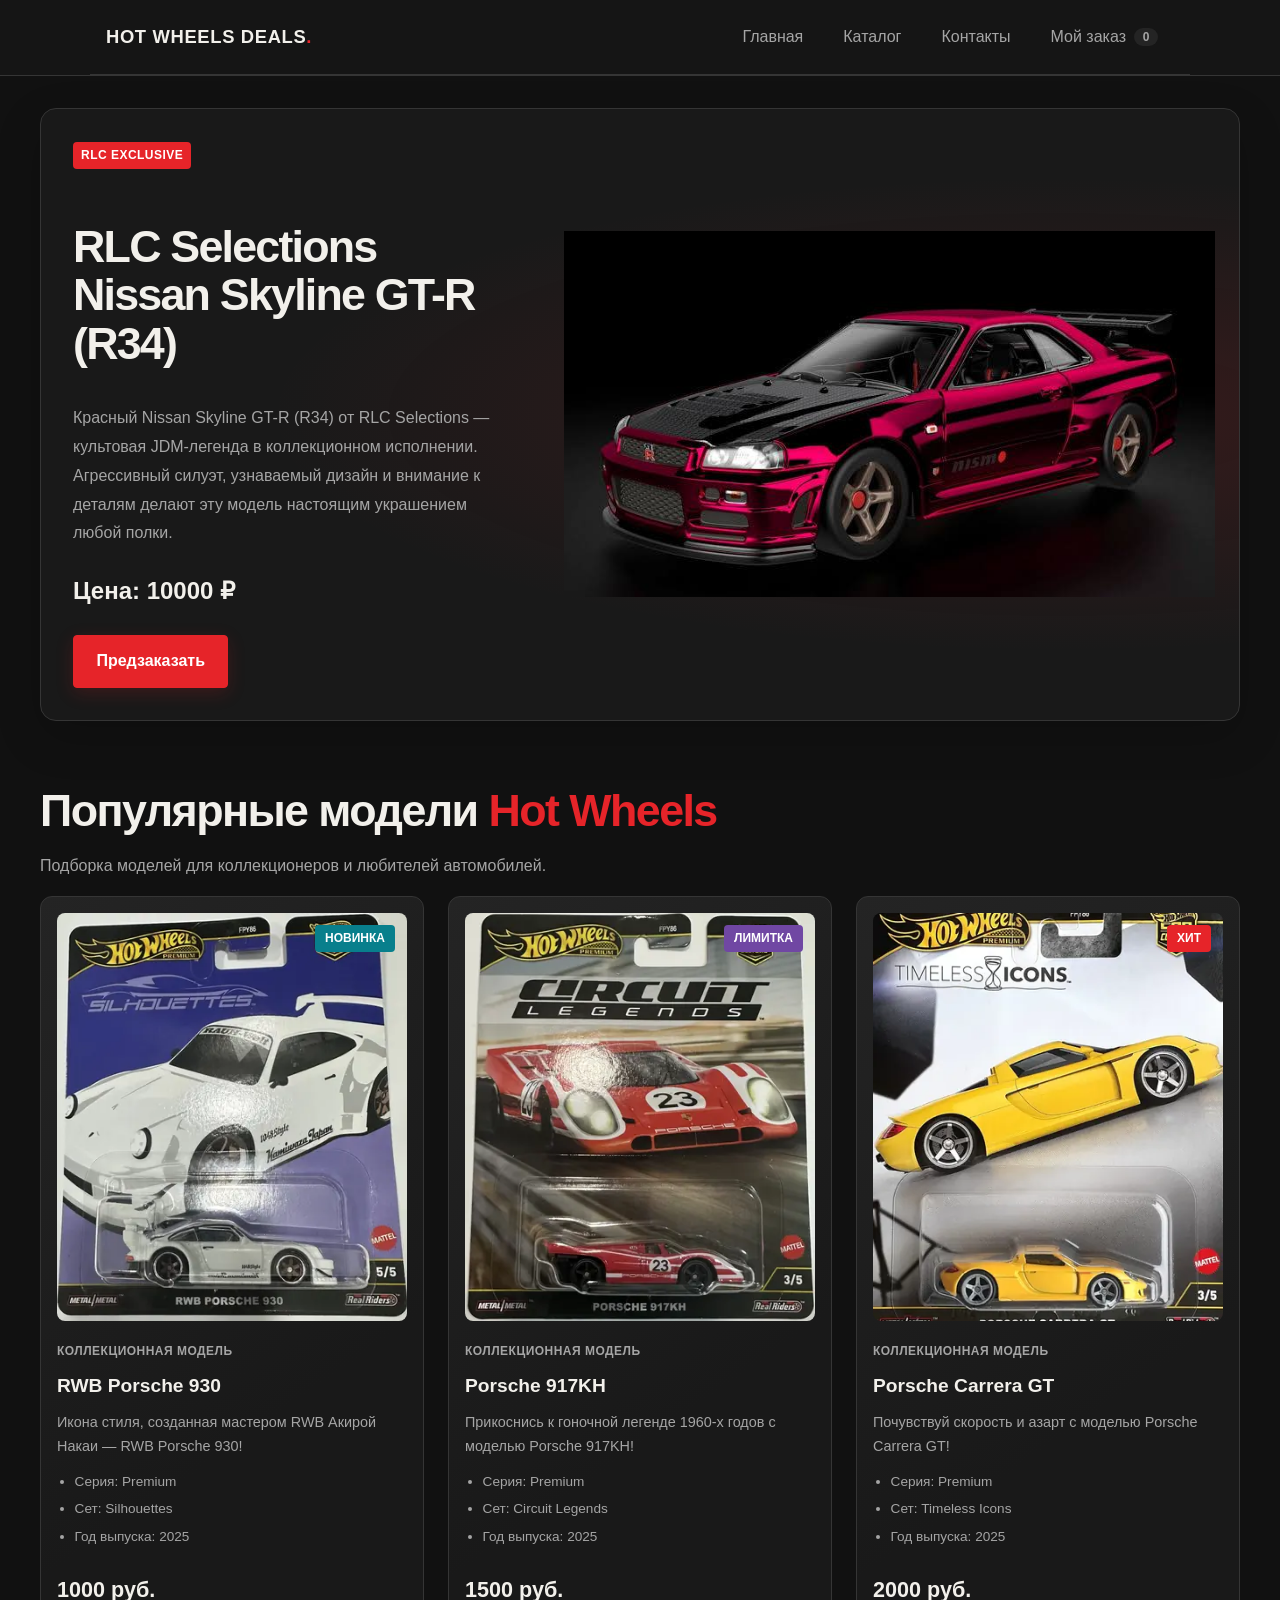
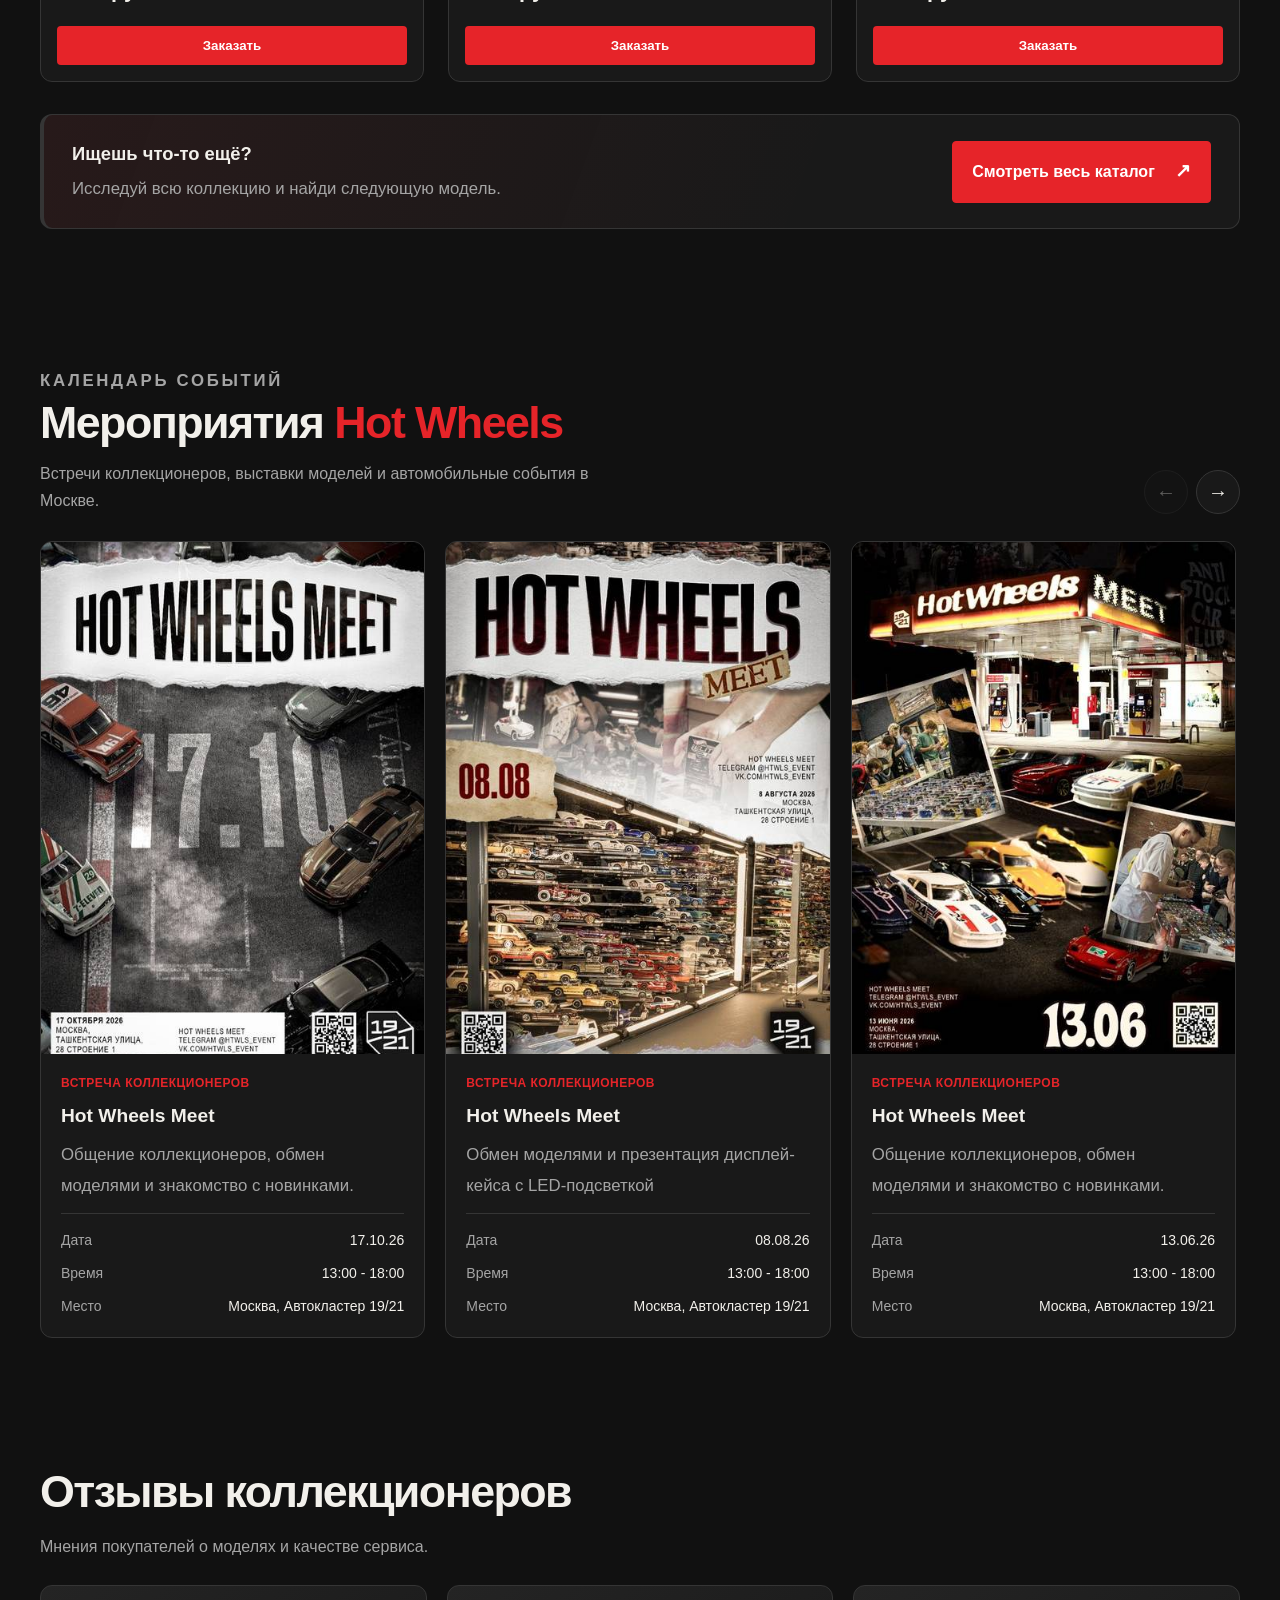
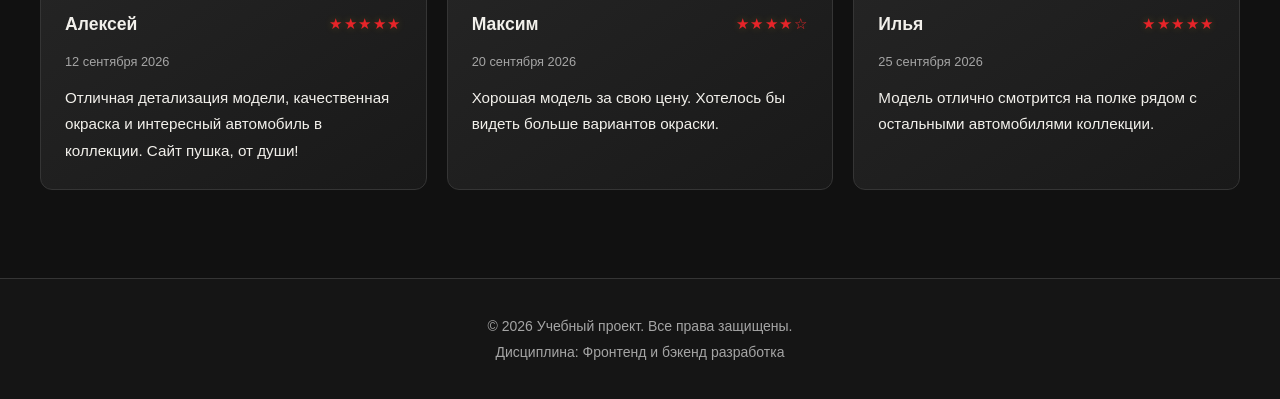
<file: index.html>
<!doctype html>
<html lang="ru">
  <head>
    <meta charset="UTF-8" />
    <meta name="viewport" content="width=device-width, initial-scale=1.0" />
    <title>Магазин моделей Hot Wheels Deals</title>
    <link rel="stylesheet" href="css/style.css" />
    <link rel="stylesheet" href="css/responsive.css" />
    <meta property="og:type" content="website" />
    <meta property="og:title" content="Магазин моделей Hot Wheels Deals" />
    <meta
      property="og:description"
      content="Магазин моделей Hot Wheels Deals"
    />
    <meta
      property="og:image"
      content="https://username.github.io/kr1-html-css-shop/images/preview.jpg"
    />
  </head>

  <body>
    <header>
      <nav class="site-header" aria-label="Основная навигация">
        <a class="site-logo" href="index.html">
          HOT WHEELS DEALS<span class="site-logo__accent">.</span>
        </a>

        <ul class="site-nav__list">
          <li>
            <a class="site-nav__link" href="index.html">Главная</a>
          </li>
          <li>
            <a class="site-nav__link" href="catalog.html">Каталог</a>
          </li>
          <li>
            <a class="site-nav__link" href="contacts.html">Контакты</a>
          </li>
          <li>
            <a class="site-nav__link" href="order.html">
              Мой заказ
              <span
                class="cart-badge"
                id="cart-count"
                aria-label="Количество товаров в корзине"
                >0</span
              >
            </a>
          </li>
        </ul>
      </nav>
    </header>

    <main>
      <!-- Баннер предзаказа -->
      <section class="preorder-section">
        <div class="preorder-banner">
          <div class="preorder-banner__content">
            <span class="preorder-banner__badge"> RLC EXCLUSIVE </span>

            <h1>RLC Selections Nissan Skyline GT-R (R34)</h1>

            <p class="preorder-banner__lead">
              Красный Nissan Skyline GT-R (R34) от RLC Selections — культовая
              JDM-легенда в коллекционном исполнении. Агрессивный силуэт,
              узнаваемый дизайн и внимание к деталям делают эту модель настоящим
              украшением любой полки.
            </p>

            <p class="preorder-banner__price">Цена: 10000 ₽</p>

            <button
              class="preorder-banner__button"
              type="button"
              id="preorder-open"
            >
              Предзаказать
            </button>
          </div>

          <img
            src="images/products/skyline-r34-640.jpg"
            srcset="
              images/products/skyline-r34-320.jpg 320w,
              images/products/skyline-r34-480.jpg 480w,
              images/products/skyline-r34-640.jpg 640w,
              images/products/skyline-r34-739.jpg 739w
            "
            sizes="(max-width: 991px) 96vw, 58vw"
            alt="RLC Nissan Skyline R34"
            class="preorder-banner__image"
            fetchpriority="high"
            decoding="async"
          />
        </div>
      </section>

      <!-- Модальное окно предзаказа -->
      <dialog
        class="preorder-modal"
        id="preorder-modal"
        aria-labelledby="preorder-modal-title"
      >
        <div class="preorder-modal__header">
          <div>
            <p class="preorder-modal__eyebrow">RLC EXCLUSIVE</p>
            <h2 class="preorder-modal__heading" id="preorder-modal-title">
              Предзаказ скоро откроется
            </h2>
          </div>

          <button
            class="preorder-modal__close"
            type="button"
            id="preorder-close"
            aria-label="Закрыть"
          >
            &#10005;
          </button>
        </div>

        <div class="preorder-modal__body">
          <span class="preorder-modal__badge">COMING SOON</span>

          <h3 class="preorder-modal__title">Nissan Skyline GT-R (R34)</h3>

          <p class="preorder-modal__description">
            Красная легенда JDM в эксклюзивном исполнении RLC Selections.
            Готовь место в коллекции.
          </p>

          <div class="preorder-modal__notice">
            <span class="preorder-modal__notice-icon">!</span>
            <div>
              <strong>Предзаказ скоро откроется</strong>
              <p>
                Следи за обновлениями, чтобы не пропустить старт.
              </p>
            </div>
          </div>
        </div>

        <div class="preorder-modal__footer">
          <button
            class="button button--outline"
            type="button"
            data-preorder-close
          >
            Закрыть
          </button>
          <button class="button" type="button" data-preorder-close>
            Понятно, жду
          </button>
        </div>
      </dialog>

      <section class="section" id="popular">
        <div class="popular__header">
          <h2>Популярные модели <span>Hot Wheels</span></h2>

          <p class="popular__intro">
            Подборка моделей для коллекционеров и любителей автомобилей.
          </p>
        </div>

        <div class="product-grid">
          <!-- RWB Porsche 930 -->
          <article class="product-card">
            <a class="product-card__image-link" href="catalog.html">
              <img
                class="product-card__image"
                src="images/products/rwb-930-640.webp"
                srcset="
                  images/products/rwb-930-320.webp 320w,
                  images/products/rwb-930-400.webp 400w,
                  images/products/rwb-930-640.webp 640w,
                  images/products/rwb-930-800.webp 800w
                "
                sizes="(max-width: 575px) 88vw, (max-width: 991px) 46vw, (max-width: 1250px) 29vw, 350px"
                alt="Модель Hot Wheels RWB Porsche 930"
                width="800"
                height="912"
              />
              <span class="product-card__badge product-card__badge--new">
                Новинка
              </span>
            </a>

            <p class="product-card__category">Коллекционная модель</p>
            <h3 class="product-card__title">RWB Porsche 930</h3>

            <p class="product-card__description">
              Икона стиля, созданная мастером RWB Акирой Накаи — RWB Porsche
              930!
            </p>

            <ul class="product-card__specs">
              <li>Серия: Premium</li>
              <li>Сет: Silhouettes</li>
              <li>Год выпуска: 2025</li>
            </ul>

            <p class="product-card__price">1000 руб.</p>

            <button
              class="button product-card__button"
              type="button"
              data-product="RWB Porsche 930"
            >
              Заказать
            </button>
          </article>

          <!-- Porsche 917KH -->
          <article class="product-card">
            <a class="product-card__image-link" href="catalog.html">
              <img
                class="product-card__image"
                src="images/products/917kh-640.webp"
                srcset="
                  images/products/917kh-320.webp 320w,
                  images/products/917kh-400.webp 400w,
                  images/products/917kh-640.webp 640w,
                  images/products/917kh-800.webp 800w
                "
                sizes="(max-width: 575px) 88vw, (max-width: 991px) 46vw, (max-width: 1250px) 29vw, 350px"
                alt="Модель Hot Wheels Porsche 917KH"
                width="800"
                height="944"
                loading="lazy"
              />
              <span class="product-card__badge product-card__badge--limited">
                Лимитка
              </span>
            </a>

            <p class="product-card__category">Коллекционная модель</p>
            <h3 class="product-card__title">Porsche 917KH</h3>

            <p class="product-card__description">
              Прикоснись к гоночной легенде 1960-х годов с моделью Porsche
              917KH!
            </p>

            <ul class="product-card__specs">
              <li>Серия: Premium</li>
              <li>Сет: Circuit Legends</li>
              <li>Год выпуска: 2025</li>
            </ul>

            <p class="product-card__price">1500 руб.</p>

            <button
              class="button product-card__button"
              type="button"
              data-product="Porsche 917KH Gulf"
            >
              Заказать
            </button>
          </article>

          <!-- Porsche Carrera GT -->
          <article class="product-card">
            <a class="product-card__image-link" href="catalog.html">
              <img
                class="product-card__image"
                src="images/products/carrera-gt-640.webp"
                srcset="
                  images/products/carrera-gt-320.webp 320w,
                  images/products/carrera-gt-400.webp 400w,
                  images/products/carrera-gt-640.webp 640w,
                  images/products/carrera-gt-800.webp 800w
                "
                sizes="(max-width: 575px) 88vw, (max-width: 991px) 46vw, (max-width: 1250px) 29vw, 350px"
                alt="Модель Hot Wheels Porsche Carrera GT"
                width="800"
                height="996"
                loading="lazy"
              />
              <span class="product-card__badge product-card__badge--hit">
                Хит
              </span>
            </a>

            <p class="product-card__category">Коллекционная модель</p>
            <h3 class="product-card__title">Porsche Carrera GT</h3>

            <p class="product-card__description">
              Почувствуй скорость и азарт с моделью Porsche Carrera GT!
            </p>

            <ul class="product-card__specs">
              <li>Серия: Premium</li>
              <li>Сет: Timeless Icons</li>
              <li>Год выпуска: 2025</li>
            </ul>

            <p class="product-card__price">2000 руб.</p>

            <button
              class="button product-card__button"
              type="button"
              data-product="Porsche Carrera GT"
            >
              Заказать
            </button>
          </article>
        </div>

        <div class="popular__catalog-link">
          <div class="popular__catalog-text">
            <span>Ищешь что-то ещё?</span>
            <p>Исследуй всю коллекцию и найди следующую модель.</p>
          </div>

          <a class="popular__catalog-button" href="catalog.html">
            Смотреть весь каталог
            <span aria-hidden="true">↗</span>
          </a>
        </div>
      </section>

      <!-- Мероприятия Hot Wheels в Москве -->
      <section class="section events" id="events">
        <div class="events__header">
          <div>
            <p class="events__eyebrow">КАЛЕНДАРЬ СОБЫТИЙ</p>
            <h2>Мероприятия <span>Hot Wheels</span></h2>
            <p class="events__intro">
              Встречи коллекционеров, выставки моделей и автомобильные события в
              Москве.
            </p>
          </div>

          <div class="events__controls">
            <button
              class="events__arrow"
              id="events-prev"
              type="button"
              aria-label="Предыдущие мероприятия"
            >
              &#8592;
            </button>
            <button
              class="events__arrow"
              id="events-next"
              type="button"
              aria-label="Следующие мероприятия"
            >
              &#8594;
            </button>
          </div>
        </div>

        <div class="events__viewport" id="events-viewport">
          <div class="events__track" id="events-track">
            <article class="event-card">
              <img
                class="event-card__poster"
                src="images/events/17_10-480.jpg"
                srcset="
                  images/events/17_10-320.jpg 320w,
                  images/events/17_10-480.jpg 480w,
                  images/events/17_10-640.jpg 640w,
                  images/events/17_10-905.jpg 905w
                "
                sizes="(max-width: 399px) 92vw, (max-width: 767px) 85vw, (max-width: 991px) 46vw, 30vw"
                alt="Афиша встречи коллекционеров Hot Wheels"
                width="905"
                height="1280"
                loading="lazy"
              />
              <div class="event-card__content">
                <span class="event-card__category">Встреча коллекционеров</span>
                <h3>Hot Wheels  Meet</h3>
                <p class="event-card__description">
                  Общение коллекционеров, обмен моделями и знакомство с
                  новинками.
                </p>
                <ul class="event-card__details">
                  <li><span>Дата</span> 17.10.26 </li>
                  <li><span>Время</span> 13:00 - 18:00</li>
                  <li><span>Место</span> Москва, Автокластер 19/21</li>
                </ul>
              </div>
            </article>

            <article class="event-card">
              <img
                class="event-card__poster"
                src="images/events/08_08-480.jpg"
                srcset="
                  images/events/08_08-320.jpg 320w,
                  images/events/08_08-480.jpg 480w,
                  images/events/08_08-640.jpg 640w,
                  images/events/08_08-905.jpg 905w
                "
                sizes="(max-width: 399px) 92vw, (max-width: 767px) 85vw, (max-width: 991px) 46vw, 30vw"
                alt="Афиша встречи коллекционеров Hot Wheels"
                width="905"
                height="1280"
                loading="lazy"
              />
              <div class="event-card__content">
                <span class="event-card__category">Встреча коллекционеров</span>
                <h3>Hot Wheels  Meet</h3>
                <p class="event-card__description">
                  Обмен моделями и презентация дисплей-кейса с LED-подсветкой
                </p>
                <ul class="event-card__details">
                  <li><span>Дата</span> 08.08.26 </li>
                  <li><span>Время</span> 13:00 - 18:00</li>
                  <li><span>Место</span> Москва, Автокластер 19/21</li>
                </ul>
              </div>
            </article>

            <article class="event-card">
              <img
                class="event-card__poster"
                src="images/events/13_06-480.jpg"
                srcset="
                  images/events/13_06-320.jpg 320w,
                  images/events/13_06-480.jpg 480w,
                  images/events/13_06-640.jpg 640w,
                  images/events/13_06-905.jpg 905w
                "
                sizes="(max-width: 399px) 92vw, (max-width: 767px) 85vw, (max-width: 991px) 46vw, 30vw"
                alt="Афиша встречи коллекционеров Hot Wheels"
                width="905"
                height="1280"
                loading="lazy"
              />
              <div class="event-card__content">
                <span class="event-card__category">Встреча коллекционеров</span>
                <h3>Hot Wheels  Meet</h3>
                <p class="event-card__description">
                  Общение коллекционеров, обмен моделями и знакомство с
                  новинками.
                </p>
                <ul class="event-card__details">
                  <li><span>Дата</span> 13.06.26 </li>
                  <li><span>Время</span> 13:00 - 18:00</li>
                  <li><span>Место</span> Москва, Автокластер 19/21</li>
                </ul>
              </div>
            </article>
            
            <article class="event-card">
              <img
                class="event-card__poster"
                src="images/events/25_04-480.jpg"
                srcset="
                  images/events/25_04-320.jpg 320w,
                  images/events/25_04-480.jpg 480w,
                  images/events/25_04-640.jpg 640w,
                  images/events/25_04-905.jpg 905w
                "
                sizes="(max-width: 399px) 92vw, (max-width: 767px) 85vw, (max-width: 991px) 46vw, 30vw"
                alt="Афиша встречи коллекционеров Hot Wheels"
                width="905"
                height="1280"
                loading="lazy"
              />
              <div class="event-card__content">
                <span class="event-card__category">Встреча коллекционеров</span>
                <h3>Hot Wheels  Meet</h3>
                <p class="event-card__description">
                  Общение коллекционеров, обмен моделями и знакомство с
                  новинками.
                </p>
                <ul class="event-card__details">
                  <li><span>Дата</span> 25.04.26 </li>
                  <li><span>Время</span> 13:00 - 18:00</li>
                  <li><span>Место</span> Москва, Автокластер 19/21</li>
                </ul>
              </div>
            </article>

            <article class="event-card">
              <img
                class="event-card__poster"
                src="images/events/28_02-480.jpg"
                srcset="
                  images/events/28_02-320.jpg 320w,
                  images/events/28_02-480.jpg 480w,
                  images/events/28_02-640.jpg 640w,
                  images/events/28_02-905.jpg 905w
                "
                sizes="(max-width: 399px) 92vw, (max-width: 767px) 85vw, (max-width: 991px) 46vw, 30vw"
                alt="Афиша встречи коллекционеров Hot Wheels"
                width="905"
                height="1280"
                loading="lazy"
              />
              <div class="event-card__content">
                <span class="event-card__category">Встреча коллекционеров</span>
                <h3>Hot Wheels  Meet</h3>
                <p class="event-card__description">
                  Выставка-продажа свежих моделей Hot Wheels
                </p>
                <ul class="event-card__details">
                  <li><span>Дата</span> 28.02.26 </li>
                  <li><span>Время</span> 13:00 - 18:00</li>
                  <li><span>Место</span> Москва, Автокластер 19/21</li>
                </ul>
              </div>
            </article>
          </div>
        </div>
      </section>

      <section class="section reviews" id="reviews">
        <h2>Отзывы коллекционеров</h2>

        <p class="reviews__intro">
          Мнения покупателей о моделях и качестве сервиса.
        </p>

        <div class="reviews__grid">
          <article class="review-card">
            <div class="review-card__header">
              <h3>Алексей</h3>
              <p class="review-card__rating" aria-label="Оценка: 5 из 5">
                ★★★★★
              </p>
            </div>

            <p class="review-card__date">12 сентября 2026</p>

            <p>
              Отличная детализация модели, качественная окраска и интересный
              автомобиль в коллекции. Сайт пушка, от души!
            </p>
          </article>

          <article class="review-card">
            <div class="review-card__header">
              <h3>Максим</h3>
              <p class="review-card__rating" aria-label="Оценка: 4 из 5">
                ★★★★☆
              </p>
            </div>

            <p class="review-card__date">20 сентября 2026</p>

            <p>
              Хорошая модель за свою цену. Хотелось бы видеть больше вариантов
              окраски.
            </p>
          </article>

          <article class="review-card">
            <div class="review-card__header">
              <h3>Илья</h3>
              <p class="review-card__rating" aria-label="Оценка: 5 из 5">
                ★★★★★
              </p>
            </div>

            <p class="review-card__date">25 сентября 2026</p>

            <p>
              Модель отлично смотрится на полке рядом с остальными автомобилями
              коллекции.
            </p>
          </article>
        </div>
      </section>
    </main>

    <footer id="contacts">
      <p>&copy; 2026 Учебный проект. Все права защищены.</p>
      <p>Дисциплина: Фронтенд и бэкенд разработка</p>
    </footer>

    <dialog
      class="order-dialog"
      id="order-dialog"
      aria-labelledby="order-dialog-title"
    >
      <h2 id="order-dialog-title">Оформление заявки</h2>

      <form
        class="order-form"
        id="order-form"
        action="#"
        method="post"
        novalidate
      >
        <input id="selected-product" name="selected-product" type="hidden" />

        <!-- Название товара, из карточки которого открыли окно -->
        <p class="order-dialog__product" id="selected-product-name"></p>

        <div class="form-field">
          <label for="order-name">Имя</label>
          <input
            id="order-name"
            name="name"
            type="text"
            placeholder="Введите ваше имя"
            minlength="2"
            autocomplete="given-name"
            data-error-message="Укажите имя, чтобы мы знали, к кому обращаться."
            required
          />
        </div>

        <div class="form-field">
          <label for="order-email">E-mail</label>
          <input
            id="order-email"
            name="email"
            type="email"
            placeholder="example@mail.ru"
            autocomplete="email"
            data-error-message="Проверьте адрес: он нужен для ответа на заявку."
            required
          />
        </div>

        <div class="form-field">
          <label for="order-phone">Телефон</label>
          <input
            id="order-phone"
            name="phone"
            type="tel"
            inputmode="tel"
            placeholder="+7 (900) 000-00-00"
            pattern="^\+7 \(\d{3}\) \d{3}-\d{2}-\d{2}$"
            data-pattern-message="Телефон в формате +7 (900) 000-00-00."
            autocomplete="tel"
            required
          />
          <small>Формат: +7 (900) 000-00-00</small>
        </div>

        <div class="form-field">
          <label for="order-date">Дата связи</label>
          <input id="order-date" name="date" type="date" />
        </div>

        <div class="form-field">
          <label for="order-topic">Тема заявки</label>
          <select id="order-topic" name="topic" required>
            <option value="">Выберите тему</option>
            <option value="product">Заказ товара</option>
            <option value="consultation">Консультация</option>
            <option value="delivery">Доставка</option>
          </select>
        </div>

        <div class="form-field">
          <label for="order-comment">Комментарий</label>
          <textarea
            id="order-comment"
            name="comment"
            rows="4"
            placeholder="Укажите дополнительную информацию"
          ></textarea>
        </div>

        <div class="form-field form-field--checkbox">
          <label>
            <input
              id="order-agreement"
              name="agreement"
              type="checkbox"
              required
            />
            Я согласен на обработку данных
          </label>
        </div>

        <!-- Сообщения формы выводятся текстом, без alert() -->
        <p
          class="message"
          id="order-form-message"
          role="alert"
          aria-live="assertive"
          hidden
        ></p>

        <div class="form-actions">
          <button type="button" id="close-order-dialog">Закрыть</button>
          <button type="submit">Отправить заявку</button>
        </div>
      </form>
    </dialog>

    <p class="success-message" id="success-message" hidden></p>
    <script src="js/dom.js"></script>
    <script src="js/cart.js"></script>
    <script src="js/validation.js"></script>
    <script src="js/cart-counter.js"></script>
    <script src="js/events.js"></script>
    <script src="js/main.js"></script>
  </body>
</html>
</file>
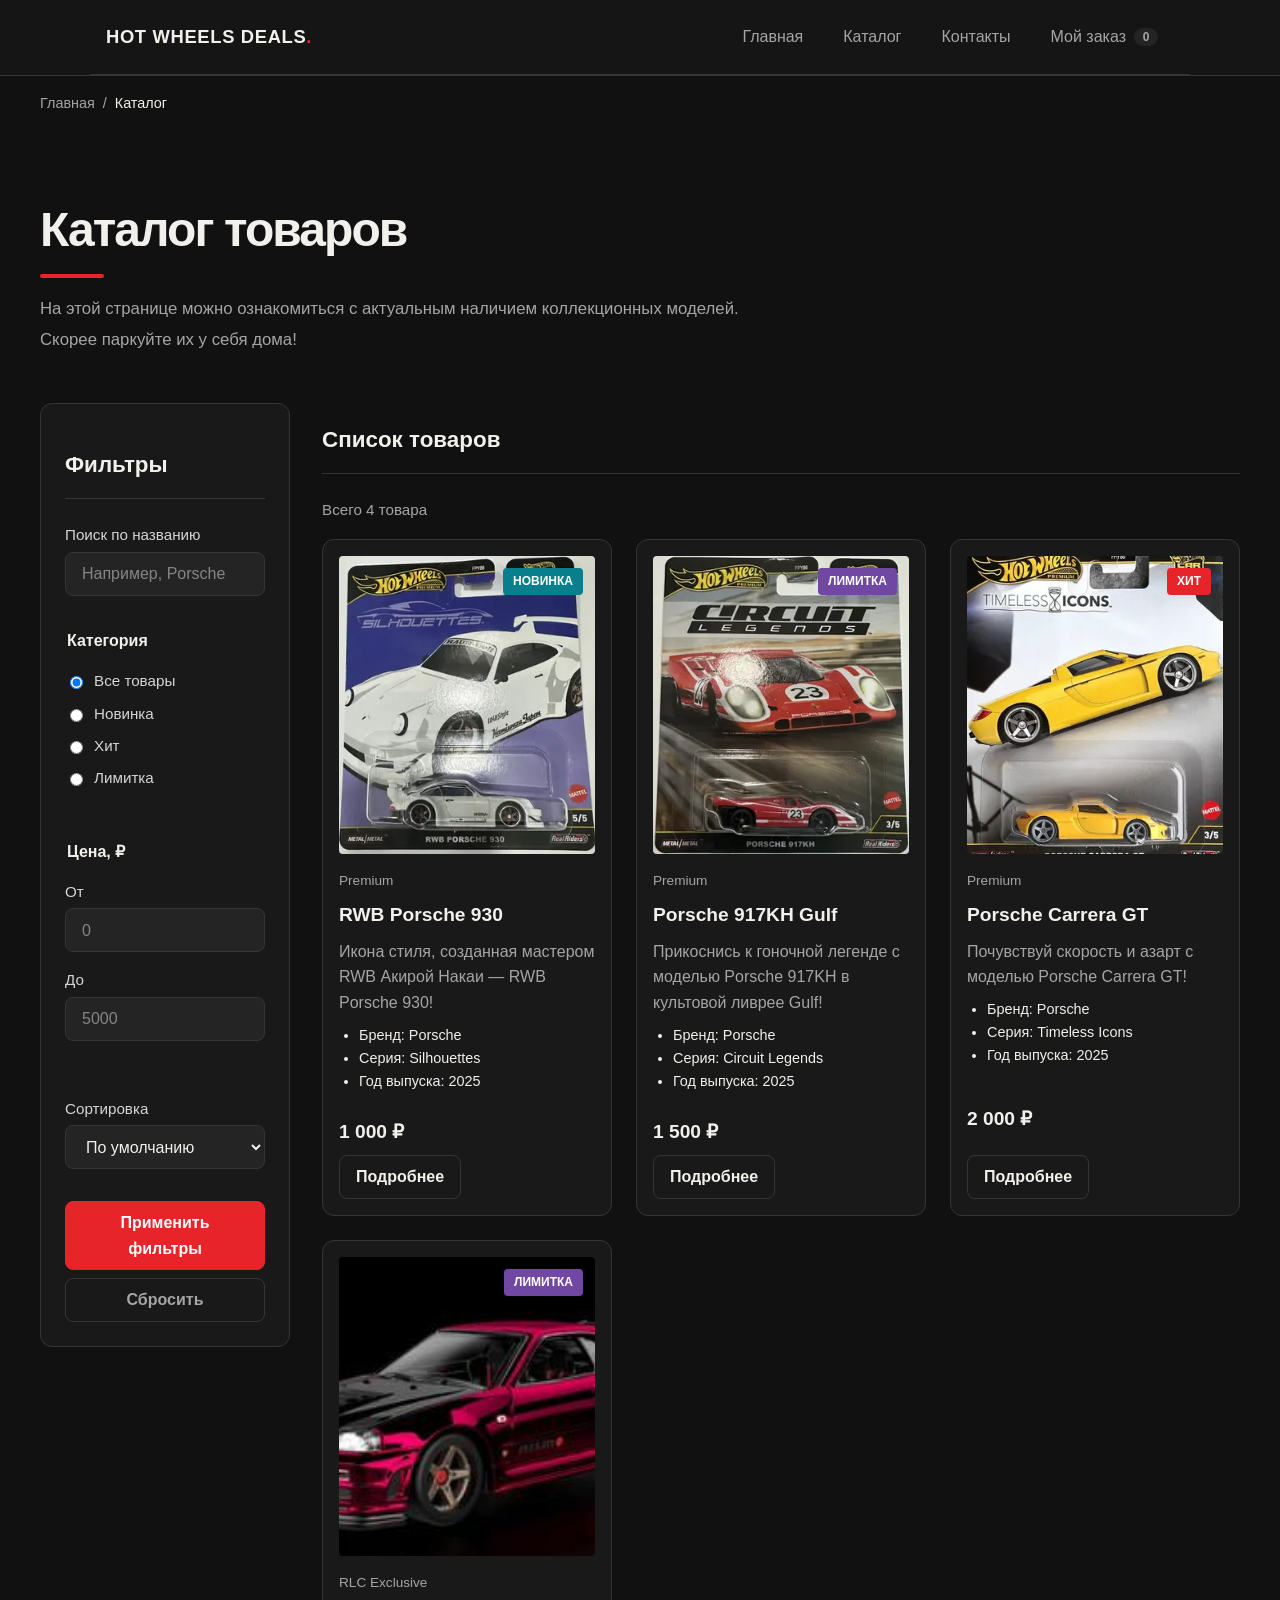
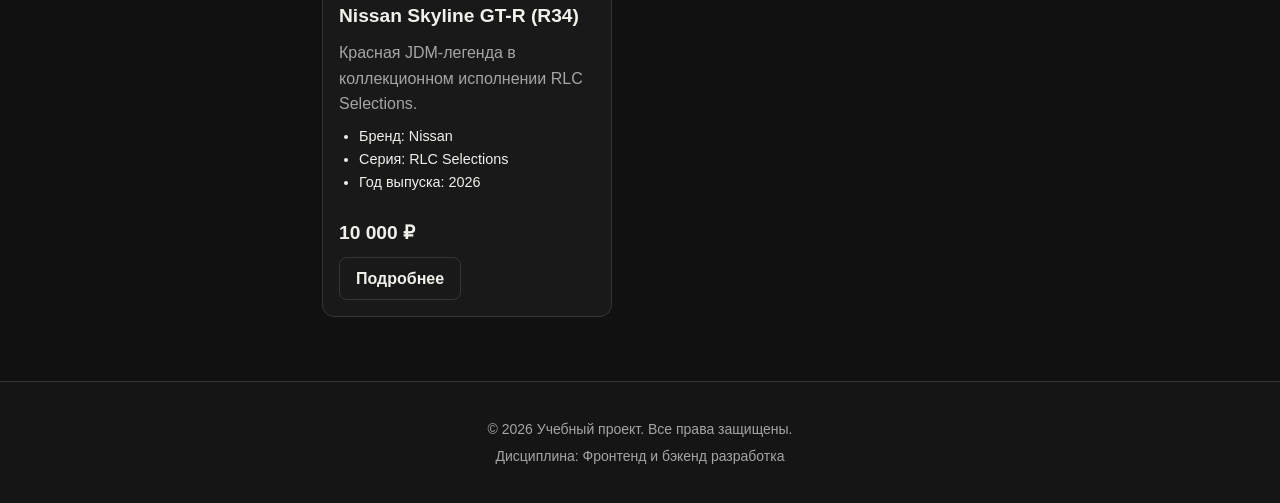
<file: catalog.html>
<!doctype html>
<html lang="ru">
  <head>
    <meta charset="UTF-8" />
    <meta name="viewport" content="width=device-width, initial-scale=1.0" />
    <meta
      name="description"
      content="Каталог товаров учебного интернет-магазина."
    />

    <title>Каталог товаров — Учебный интернет-магазин</title>

    <link rel="stylesheet" href="css/style.css" />
    <link rel="stylesheet" href="css/responsive.css" />

    <meta property="og:type" content="website" />
    <meta property="og:title" content="Учебный интернет-магазин" />
    <meta
      property="og:description"
      content="Учебный frontend-проект интернет-магазина."
    />
    <meta
      property="og:image"
      content="https://username.github.io/kr1-html-css-shop/images/preview.jpg"
    />
  </head>

  <body>
    <header>
      <nav class="site-header" aria-label="Основная навигация">
        <a class="site-logo" href="index.html">
          HOT WHEELS DEALS<span class="site-logo__accent">.</span>
        </a>

        <ul class="site-nav__list">
          <li>
            <a class="site-nav__link" href="index.html">Главная</a>
          </li>
          <li>
            <a class="site-nav__link" href="catalog.html">Каталог</a>
          </li>
          <li>
            <a class="site-nav__link" href="contacts.html">Контакты</a>
          </li>
          <li>
            <a class="site-nav__link" href="order.html">
              Мой заказ
              <span
                class="cart-badge"
                id="cart-count"
                aria-label="Количество товаров в корзине"
                >0</span
              >
            </a>
          </li>
        </ul>
      </nav>
    </header>

    <main>
      <nav class="breadcrumbs" aria-label="Навигационная цепочка">
        <ol class="breadcrumbs__list">
          <li class="breadcrumbs__item">
            <a href="index.html">Главная</a>
          </li>
          <li
            class="breadcrumbs__item breadcrumbs__item--current"
            aria-current="page"
          >
            Каталог
          </li>
        </ol>
      </nav>

      <section class="section">
        <h1>Каталог товаров</h1>
        <p>
          На этой странице можно ознакомиться с актуальным наличием
          коллекционных моделей. Скорее паркуйте их у себя дома!
        </p>
      </section>

      <section class="catalog-layout">
        <aside class="catalog-filters" aria-labelledby="filters-title">
          <h2 id="filters-title">Фильтры</h2>

          <form class="filters-form" id="filters-form" novalidate>
            <div class="filters-form__group">
              <label class="filters-form__label" for="catalog-search">
                Поиск по названию
              </label>

              <input
                class="filters-form__input filters-form__input--search"
                id="catalog-search"
                name="q"
                type="search"
                placeholder="Например, Porsche"
                autocomplete="off"
              />
            </div>

            <fieldset>
              <legend>Категория</legend>

              <label class="filters-form__option" for="category-all">
                <input
                  type="radio"
                  name="category"
                  value="all"
                  id="category-all"
                  checked
                />
                Все товары
              </label>

              <label class="filters-form__option" for="category-new">
                <input
                  type="radio"
                  name="category"
                  value="new"
                  id="category-new"
                />
                Новинка
              </label>

              <label class="filters-form__option" for="category-hit">
                <input
                  type="radio"
                  name="category"
                  value="hit"
                  id="category-hit"
                />
                Хит
              </label>

              <label class="filters-form__option" for="category-limited">
                <input
                  type="radio"
                  name="category"
                  value="limited"
                  id="category-limited"
                />
                Лимитка
              </label>
            </fieldset>

            <fieldset>
              <legend>Цена, ₽</legend>

              <div class="filters-form__group">
                <label class="filters-form__label" for="price-from">От</label>
                <input
                  class="filters-form__input"
                  id="price-from"
                  name="price-from"
                  type="number"
                  min="0"
                  step="100"
                  inputmode="numeric"
                  placeholder="0"
                />
              </div>

              <div class="filters-form__group">
                <label class="filters-form__label" for="price-to">До</label>
                <input
                  class="filters-form__input"
                  id="price-to"
                  name="price-to"
                  type="number"
                  min="0"
                  step="100"
                  inputmode="numeric"
                  placeholder="5000"
                />
              </div>
            </fieldset>

            <div class="filters-form__group">
              <label class="filters-form__label" for="catalog-sort">
                Сортировка
              </label>

              <select
                class="filters-form__input filters-form__select"
                id="catalog-sort"
                name="sort"
              >
                <option value="default">По умолчанию</option>
                <option value="price-asc">Сначала дешёвые</option>
                <option value="price-desc">Сначала дорогие</option>
                <option value="title-asc">Название: А → Я</option>
                <option value="title-desc">Название: Я → А</option>
              </select>
            </div>

            <div class="filters-form__actions">
              <button class="filters-form__submit" type="submit">
                Применить фильтры
              </button>

              <button
                class="filters-form__reset"
                id="filters-reset"
                type="reset"
              >
                Сбросить
              </button>
            </div>
          </form>
        </aside>

        <section class="catalog-products" aria-labelledby="products-title">
          <h2 id="products-title">Список товаров</h2>

          <!-- Служебные сообщения выводятся текстом, без alert() -->
          <p
            class="catalog-products__count"
            id="catalog-count"
            aria-live="polite"
          ></p>

          <p
            class="message"
            id="catalog-message"
            role="alert"
            aria-live="assertive"
            hidden
          ></p>

          <!-- Карточки собираются скриптом js/catalog.js -->
          <div class="product-grid" id="catalog-grid"></div>

          <div class="catalog-empty" id="catalog-empty" hidden>
            <h3>Ничего не найдено</h3>
            <p>
              Попробуйте изменить запрос, сбросить категорию или расширить
              диапазон цены.
            </p>
            <button class="button" id="catalog-empty-reset" type="button">
              Сбросить фильтры
            </button>
          </div>

          <noscript>
            <p class="message message--error">
              Для работы поиска, фильтров и сортировки нужен JavaScript.
            </p>
          </noscript>
        </section>
      </section>
    </main>

    <footer>
      <p>&copy; 2026 Учебный проект. Все права защищены.</p>
      <p>Дисциплина: Фронтенд и бэкенд разработка</p>
    </footer>

    <script src="js/dom.js"></script>
    <script src="js/products.js"></script>
    <script src="js/product-card.js"></script>
    <script src="js/cart.js"></script>
    <script src="js/cart-counter.js"></script>
    <script src="js/catalog.js"></script>
  </body>
</html>
</file>
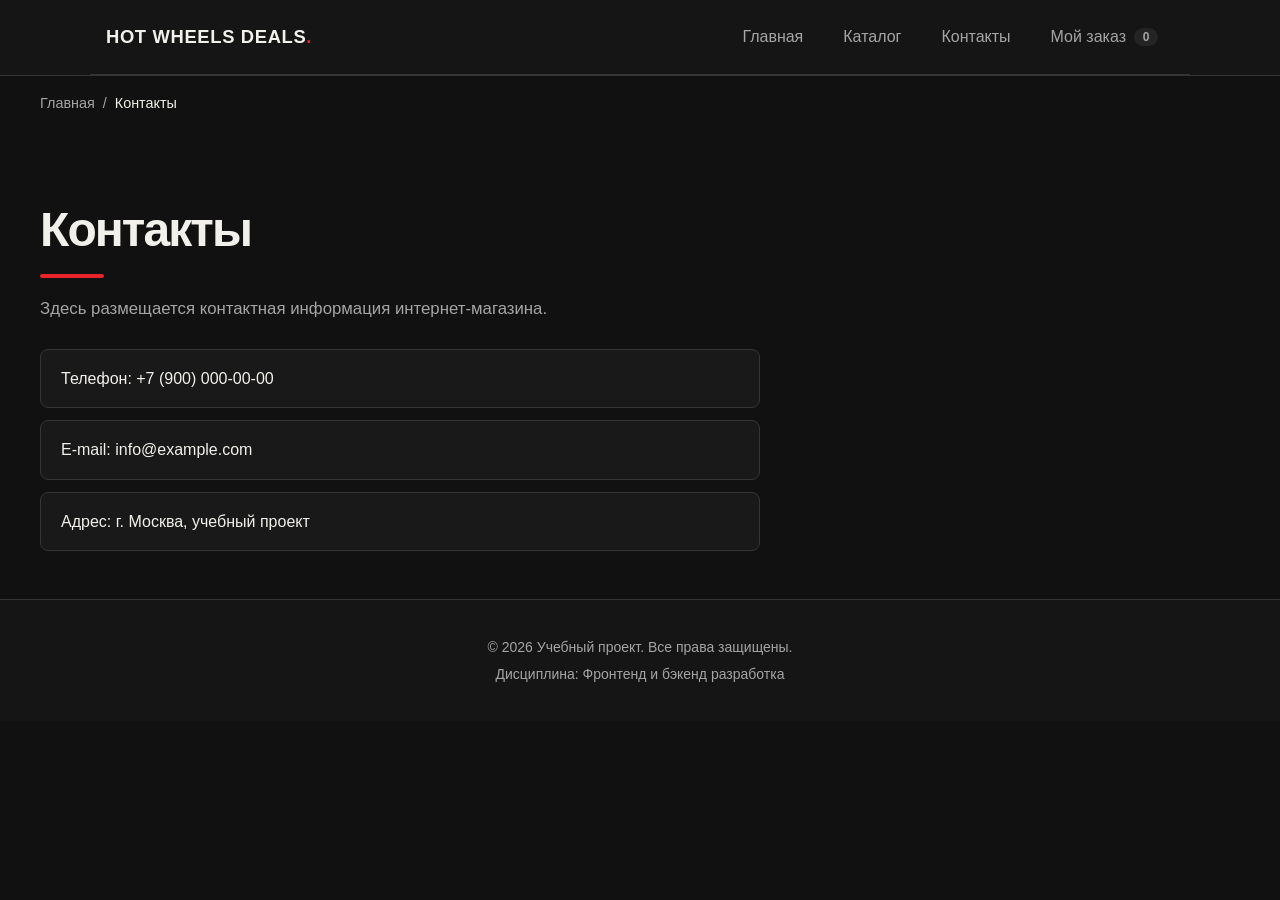
<file: contacts.html>
<!doctype html>
<html lang="ru">
  <head>
    <meta charset="UTF-8" />
    <meta name="viewport" content="width=device-width, initial-scale=1.0" />
    <meta
      name="description"
      content="Контактная информация учебного интернет-магазина."
    />
    <title>Контакты — Учебный интернет-магазин</title>
    <link rel="stylesheet" href="css/style.css" />
    <link rel="stylesheet" href="css/responsive.css" />
    <meta property="og:type" content="website" />
    <meta property="og:title" content="Учебный интернет-магазин" />
    <meta
      property="og:description"
      content="Учебный frontend-проект интернет-магазина."
    />
    <meta
      property="og:image"
      content="https://username.github.io/kr1-html-css-shop/images/preview.jpg"
    />
  </head>

  <body>
    <header>
      <nav class="site-header" aria-label="Основная навигация">
        <a class="site-logo" href="index.html">
          HOT WHEELS DEALS<span class="site-logo__accent">.</span>
        </a>

        <ul class="site-nav__list">
          <li>
            <a class="site-nav__link" href="index.html">Главная</a>
          </li>
          <li>
            <a class="site-nav__link" href="catalog.html">Каталог</a>
          </li>
          <li>
            <a class="site-nav__link" href="contacts.html">Контакты</a>
          </li>
          <li>
            <a class="site-nav__link" href="order.html">
              Мой заказ
              <span
                class="cart-badge"
                id="cart-count"
                aria-label="Количество товаров в корзине"
                >0</span
              >
            </a>
          </li>
        </ul>
      </nav>
    </header>

    <main>
      <nav class="breadcrumbs" aria-label="Навигационная цепочка">
        <ol class="breadcrumbs__list">
          <li class="breadcrumbs__item">
            <a href="index.html">Главная</a>
          </li>
          <li
            class="breadcrumbs__item breadcrumbs__item--current"
            aria-current="page"
          >
            Контакты
          </li>
        </ol>
      </nav>

      <section class="section">
        <h1>Контакты</h1>
        <p>
          Здесь размещается контактная информация интернет-магазина.
        </p>

        <ul>
          <li>Телефон: +7 (900) 000-00-00</li>
          <li>E-mail: info@example.com</li>
          <li>Адрес: г. Москва, учебный проект</li>
        </ul>
      </section>
    </main>

    <footer>
      <p>&copy; 2026 Учебный проект. Все права защищены.</p>
      <p>Дисциплина: Фронтенд и бэкенд разработка</p>
    </footer>

    <script src="js/cart.js"></script>
    <script src="js/cart-counter.js"></script>
  </body>
</html>
</file>
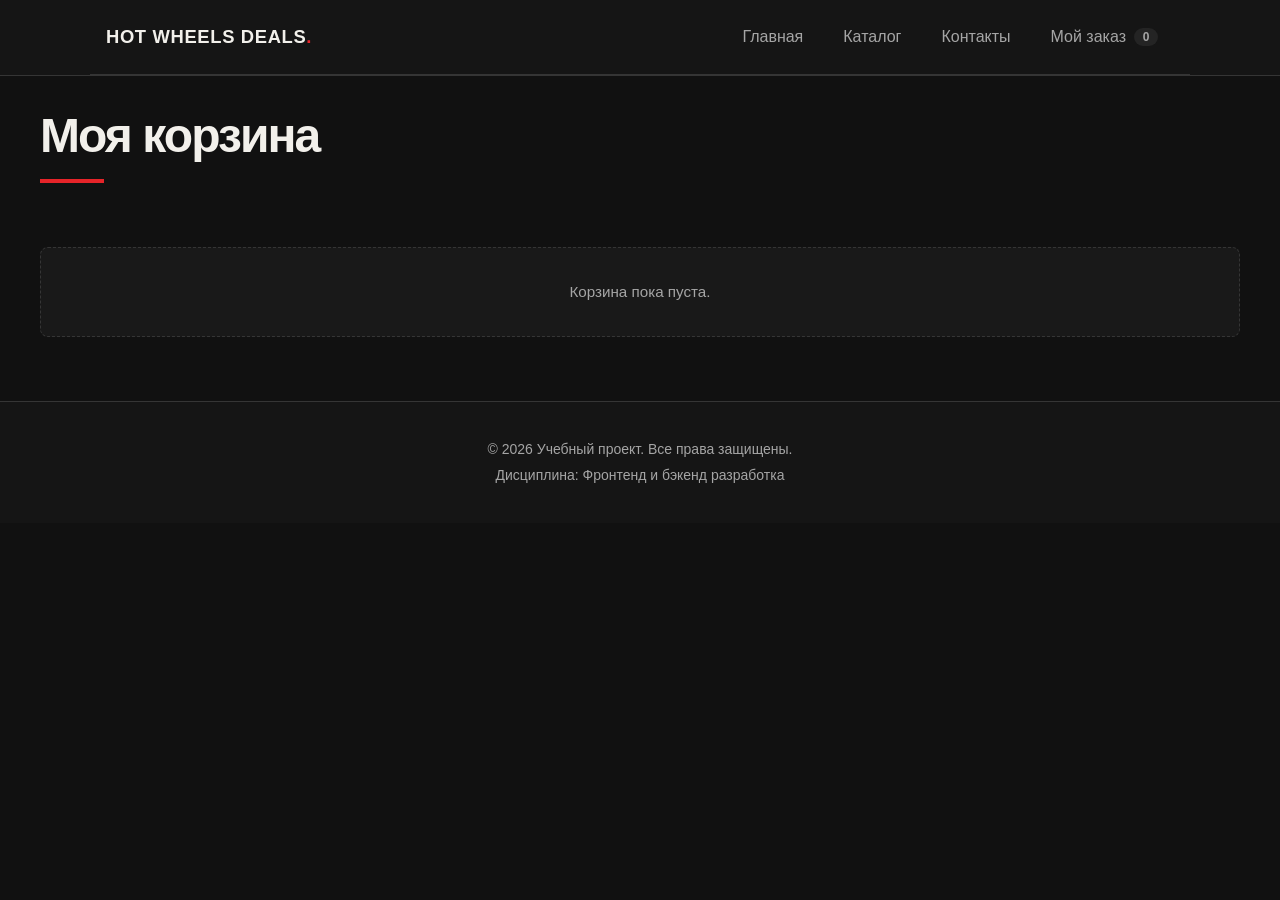
<file: order.html>
<!doctype html>
<html lang="ru">
  <head>
    <meta charset="UTF-8" />
    <meta name="viewport" content="width=device-width, initial-scale=1.0" />
    <title>Моя корзина — Hot Wheels Deals</title>

    <link rel="stylesheet" href="css/style.css" />
    <link rel="stylesheet" href="css/responsive.css" />
  </head>
  <body>
    <header>
      <nav class="site-header" aria-label="Основная навигация">
        <a class="site-logo" href="index.html">
          HOT WHEELS DEALS<span class="site-logo__accent">.</span>
        </a>

        <ul class="site-nav__list">
          <li>
            <a class="site-nav__link" href="index.html">Главная</a>
          </li>
          <li>
            <a class="site-nav__link" href="catalog.html">Каталог</a>
          </li>
          <li>
            <a class="site-nav__link" href="contacts.html">Контакты</a>
          </li>
          <li>
            <a class="site-nav__link" href="order.html">
              Мой заказ
              <span
                class="cart-badge"
                id="cart-count"
                aria-label="Количество товаров в корзине"
                >0</span
              >
            </a>
          </li>
        </ul>
      </nav>
    </header>

    <main class="cart-page">
      <h1>Моя корзина</h1>

      <div id="cart-items"></div>

      <div id="cart-empty">Корзина пока пуста.</div>

      <div id="cart-summary" hidden>
        <h2>Итого: <span id="cart-total">0</span> ₽</h2>

        <button class="button button--danger-outline" id="clear-cart">
          Очистить корзину
        </button>

        <form id="order-form" novalidate>
          <h2>Оформление заказа</h2>

          <div class="order-form__field">
            <label class="order-form__label" for="customer-name">Имя</label>
            <input
              class="order-form__input"
              type="text"
              id="customer-name"
              name="name"
              placeholder="Введите ваше имя"
              minlength="2"
              autocomplete="name"
              required
            />
          </div>

          <div class="order-form__field">
            <label class="order-form__label" for="customer-email">
              Электронная почта
            </label>
            <input
              class="order-form__input"
              type="email"
              id="customer-email"
              name="email"
              placeholder="example@mail.com"
              autocomplete="email"
              required
            />
          </div>

          <div class="order-form__field">
            <label class="order-form__label" for="customer-address">
              Адрес доставки
            </label>
            <textarea
              class="order-form__input"
              id="customer-address"
              name="address"
              rows="3"
              placeholder="Город, улица, дом, квартира"
              minlength="5"
              autocomplete="street-address"
              required
            ></textarea>
          </div>

          <button class="button" type="submit">Подтвердить заказ</button>
        </form>
      </div>

      <!-- Сообщения выводятся текстом: alert() в проекте не используется -->
      <p
        class="message"
        id="order-message"
        role="status"
        aria-live="polite"
        hidden
      ></p>
    </main>

    <footer>
      <p>&copy; 2026 Учебный проект. Все права защищены.</p>
      <p>Дисциплина: Фронтенд и бэкенд разработка</p>
    </footer>

    <script src="js/dom.js"></script>
    <script src="js/cart.js"></script>
    <script src="js/validation.js"></script>
    <script src="js/cart-counter.js"></script>
    <script src="js/order.js"></script>
  </body>
</html>
</file>
<file: css/style.css>
/* ==========================================================================
   1. Переменные проекта
   ========================================================================== */

:root {
  /* Цвета */
  --color-bg: #111111;
  --color-text: #f2f0eb;
  --color-muted: #a5a5a5;
  --color-primary: #e62429;
  --color-primary-dark: #bd171d;
  --color-border: #353535;
  --color-surface: #191919;
  --color-surface-accent: #242424;
  --color-success: #45b36b;
  --color-success-bg: #17251b;
  --color-white: #ffffff;

  /* Отступы */
  --space-xs: 4px;
  --space-sm: 8px;
  --space-md: 16px;
  --space-lg: 24px;
  --space-xl: 32px;

  /* Скругления */
  --radius-sm: 4px;
  --radius-md: 8px;
  --radius-lg: 12px;

  /* Размеры */
  --container-width: 1200px;
}


/* ==========================================================================
   2. Сброс и базовые стили
   ========================================================================== */

* {
  box-sizing: border-box;
}

/*
  Атрибут hidden должен скрывать элемент надёжнее любого класса оформления.
*/
[hidden] {
  display: none !important;
}

html {
  scroll-behavior: smooth;
}

body {
  margin: 0;
  font-family: Arial, sans-serif;
  line-height: 1.6;
  color: var(--color-text);
  background-color: var(--color-bg);
}

a {
  color: var(--color-text);
}

a:hover {
  color: var(--color-primary);
}

a:focus-visible {
  outline: 2px solid var(--color-primary);
  outline-offset: 3px;
}


/* ==========================================================================
   3. Общие компоненты
   ========================================================================== */

/* --------------------------------------------------------------------------
   3.1. Кнопки
   -------------------------------------------------------------------------- */

/*
  Базовая кнопка. Применяется и к <button>, и к ссылкам,
  которые визуально выглядят как кнопка.
*/
.button {
  display: inline-block;
  padding: var(--space-sm) var(--space-md);
  color: var(--color-white);
  background-color: var(--color-primary);
  text-decoration: none;
  border: none;
  border-radius: var(--radius-sm);
  cursor: pointer;
}

.button:hover {
  background-color: var(--color-primary-dark);
}

.button:focus-visible {
  outline: 2px solid var(--color-primary);
  outline-offset: 3px;
}

.button:disabled {
  opacity: 0.6;
  cursor: not-allowed;
}

/*
  Второстепенная кнопка — только рамка.
*/
.button--outline {
  background-color: transparent;
  border: 1px solid var(--color-border);
  color: var(--color-text);
}

.button--outline:hover {
  background-color: var(--color-text);
  border-color: var(--color-text);
  color: var(--color-bg);
}

/*
  Квадратная кнопка с символом: управление количеством в корзине.
*/
.button--icon {
  min-width: 34px;
  min-height: 34px;
  padding: var(--space-xs);
  background-color: transparent;
  border: 1px solid var(--color-border);
  border-radius: var(--radius-sm);
  color: var(--color-text);
  font: inherit;
  line-height: 1;
  cursor: pointer;
  transition:
    background-color 0.2s ease,
    border-color 0.2s ease,
    color 0.2s ease;
}

.button--icon:hover {
  background-color: var(--color-surface-accent);
  border-color: var(--color-text);
}

.button--icon:focus-visible {
  outline: 2px solid var(--color-primary);
  outline-offset: 2px;
}

/*
  Кнопка удаления позиции из корзины.
*/
.button--danger-outline {
  padding: var(--space-sm) var(--space-md);
  background-color: transparent;
  border: 1px solid rgba(230, 36, 41, 0.5);
  border-radius: var(--radius-sm);
  color: #ff7377;
  font: inherit;
  font-weight: 600;
  white-space: nowrap;
  cursor: pointer;
  transition:
    background-color 0.2s ease,
    border-color 0.2s ease,
    color 0.2s ease;
}

.button--danger-outline:hover {
  background-color: var(--color-primary);
  border-color: var(--color-primary);
  color: var(--color-white);
}

.button--danger-outline:focus-visible {
  outline: 2px solid var(--color-primary);
  outline-offset: 2px;
}

/* --------------------------------------------------------------------------
   3.2. Счётчик корзины
   -------------------------------------------------------------------------- */

/*
  Число товаров рядом с пунктом меню «Мой заказ».
*/
.cart-badge {
  display: inline-block;
  min-width: 1.5rem;
  padding: 0.25em 0.5em;
  border-radius: 999px;
  background-color: var(--color-primary);
  color: var(--color-white);
  font-size: 0.75rem;
  font-weight: 700;
  line-height: 1;
  text-align: center;
}

/* --------------------------------------------------------------------------
   3.3. Секция страницы
   -------------------------------------------------------------------------- */

.section {
  max-width: var(--container-width);
  margin: 0 auto var(--space-xl);
}

.section h2 {
  margin-top: 0;
}

/* --------------------------------------------------------------------------
   3.4. Хлебные крошки
   -------------------------------------------------------------------------- */

.breadcrumbs {
  width: min(calc(100% - 2rem), var(--container-width));
  margin: 0 auto var(--space-md);
  padding-top: var(--space-md);
  font-size: 0.9rem;
  color: var(--color-muted);
}

.breadcrumbs__list {
  display: flex;
  flex-wrap: wrap;
  align-items: center;
  gap: var(--space-sm);
  padding: 0;
  margin: 0;
  list-style: none;
}

.breadcrumbs__item {
  display: flex;
  align-items: center;
  gap: var(--space-sm);
}

/*
  Разделитель между пунктами крошек.
*/
.breadcrumbs__item + .breadcrumbs__item::before {
  content: "/";
  color: var(--color-muted);
}

.breadcrumbs a {
  color: var(--color-muted);
  text-decoration: none;
  transition: color 0.2s ease;
}

.breadcrumbs a:hover {
  color: var(--color-primary);
}

/*
  Текущая страница в цепочке.
*/
.breadcrumbs__item--current {
  color: var(--color-text);
}


/* ==========================================================================
   4. Шапка и навигация
   ========================================================================== */

header {
  position: sticky;
  top: 0;
  z-index: 1030;
  background-color: #151515;
  border-bottom: 1px solid var(--color-border);
}

/*
  Внутренняя раскладка шапки: логотип и меню по краям.
  Ширина ограничена, чтобы содержимое не растягивалось на широких экранах.
*/
.site-header {
  display: flex;
  flex-wrap: wrap;
  align-items: center;
  justify-content: space-between;
  gap: var(--space-md);
  max-width: 1100px;
  margin: 0 auto;
  padding: var(--space-md);
  border-bottom: 1px solid var(--color-border);
  background-color: #151515;
}

/*
  Текстовый логотип.
*/
.site-logo {
  font-size: 1.15rem;
  font-weight: 700;
  letter-spacing: 0.035em;
  text-decoration: none;
  color: var(--color-text);
}

/*
  Красная точка в конце логотипа.
*/
.site-logo__accent {
  color: var(--color-primary);
}

/*
  Список пунктов меню без стандартных маркеров и отступов.
*/
.site-nav__list {
  display: flex;
  flex-wrap: wrap;
  align-items: center;
  gap: var(--space-sm);
  padding: 0;
  margin: 0;
  list-style: none;
}

.site-nav__link {
  display: inline-flex;
  align-items: center;
  gap: var(--space-sm);
  padding: var(--space-sm) var(--space-md);
  color: var(--color-muted);
  text-decoration: none;
  border-radius: var(--radius-sm);
  transition:
    color 0.2s ease,
    background-color 0.2s ease;
}

.site-nav__link:hover,
.site-nav__link:focus-visible {
  color: var(--color-white);
  background-color: var(--color-surface-accent);
}


/* ==========================================================================
   5. Подвал
   ========================================================================== */

footer {
  margin-top: 2rem;
  padding: 2rem 1rem;
  background-color: #151515;
  border-top: 1px solid var(--color-border);
  color: var(--color-muted);
  text-align: center;
}

footer p {
  margin: 0.25rem 0;
  font-size: 0.875rem;
  line-height: 1.6;
}


/* ==========================================================================
   6. Карточка товара
   ========================================================================== */

/*
  Карточка — вертикальный Flex-контейнер: изображение, описание, цена, кнопка.
  Цена прижата к низу за счёт margin-top: auto.
*/
.product-card {
  display: flex;
  flex-direction: column;
  gap: var(--space-sm);
  min-width: 0;
  padding: var(--space-md);
  border: 1px solid var(--color-border);
  border-radius: var(--radius-md);
  background-color: var(--color-bg);
  transition:
    border-color 0.2s,
    box-shadow 0.2s;
}

.product-card:hover {
  border-color: var(--color-primary);
  box-shadow: 0 4px 14px rgba(0, 0, 0, 0.08);
}

/*
  Ссылка вокруг изображения: точка отсчёта для бейджа.
*/
.product-card__image-link {
  position: relative;
  display: block;
  overflow: hidden;
  border-radius: var(--radius-sm);
}

/*
  Изображение карточки.
  Фотографии моделей вертикальные (пропорция около 6:7), поэтому блок
  имеет ту же пропорцию: изображение заполняет его целиком — без обрезки
  модели и без пустых полей по бокам.
*/
.product-card__image {
  display: block;
  width: 100%;
  height: auto;
  aspect-ratio: 6 / 7;
  object-fit: cover;
  transition: transform 0.25s;
}

.product-card__image-link:hover .product-card__image {
  transform: scale(1.04);
}

.product-card__category {
  margin: var(--space-sm) 0 0;
  color: var(--color-muted);
  font-size: 0.85rem;
}

.product-card__title {
  margin: 0;
  font-size: 1.2rem;
}

.product-card__description {
  margin: 0;
  color: var(--color-muted);
}

.product-card__specs {
  margin: 0;
  padding-left: 20px;
  font-size: 0.9rem;
}

.product-card__price {
  margin: auto 0 0;
  padding-top: var(--space-md);
  font-size: 1.2rem;
  font-weight: 700;
}

.product-card .button {
  align-self: flex-start;
  margin-top: var(--space-sm);
}

/* Бейджи «Новинка», «Хит», «Лимитка» */

.product-card__badge {
  display: inline-block;
  width: fit-content;
  padding: 4px 10px;
  margin-bottom: 12px;
  border-radius: var(--radius-sm);
  background-color: var(--color-primary);
  color: var(--color-white);
  font-size: 0.75rem;
  font-weight: 700;
  text-transform: uppercase;
}

.product-card__badge--new {
  background-color: #087f8c;
}

.product-card__badge--hit {
  background-color: var(--color-primary);
}

.product-card__badge--limited {
  background-color: #7047a3;
}

/*
  Обёртка изображения нужна там, где бейдж лежит поверх картинки.
  Тёмный фон виден лишь на время загрузки фотографии, поэтому совпадает
  с общим фоном карточек.
*/
.product-card__image-wrapper {
  position: relative;
  width: 100%;
  overflow: hidden;
  border-radius: var(--radius-sm);
  background-color: #202020;
}

.product-card__image-wrapper .product-card__image {
  display: block;
  width: 100%;
  height: auto;
}

.product-card__image-wrapper .product-card__badge,
#popular .product-card__image-link .product-card__badge {
  position: absolute;
  top: 12px;
  right: 12px;
  z-index: 2;
  margin: 0;
}

#popular .product-card__badge--new {
  background-color: #087f8c;
  color: var(--color-white);
}


/* ==========================================================================
   7. Главная: баннер предзаказа
   ========================================================================== */

/*
  Секция первого экрана.
*/
.preorder-section {
  width: min(calc(100% - 2rem), var(--container-width));
  margin: var(--space-xl) auto;
}

/*
  Баннер — сетка из двух колонок: текст и изображение.
*/
.preorder-banner {
  position: relative;
  display: grid;
  grid-template-columns: 5fr 7fr;
  align-items: center;
  overflow: hidden;
  border: 1px solid var(--color-border);
  border-radius: 16px;
  background:
    radial-gradient(
      ellipse at 85% 50%,
      rgb(230 36 41 / 14%),
      transparent 55%
    ),
    var(--color-surface);
  box-shadow: 0 16px 45px rgb(0 0 0 / 18%);
}

.preorder-banner__content {
  padding: var(--space-xl);
}

.preorder-banner h1 {
  font-size: clamp(2rem, 3.5vw, 3.25rem);
  line-height: 1.08;
  letter-spacing: -0.04em;
}

.preorder-banner__lead {
  color: var(--color-muted);
  font-size: 1rem;
  line-height: 1.8;
}

.preorder-banner__price {
  font-size: 1.5rem;
  font-weight: 700;
  font-variant-numeric: tabular-nums;
}

.preorder-banner__badge {
  display: inline-block;
  margin-bottom: var(--space-md);
  padding: var(--space-xs) var(--space-sm);
  border-radius: var(--radius-sm);
  background-color: var(--color-primary);
  color: var(--color-white);
  font-size: 0.75rem;
  font-weight: 700;
  letter-spacing: 0.04em;
  text-transform: uppercase;
}

.preorder-banner__image {
  display: block;
  width: 100%;
  height: 100%;
  min-height: 360px;
  max-height: 480px;
  padding: var(--space-lg);
  object-fit: contain;
  transition: transform 0.4s ease;
}

.preorder-banner:hover .preorder-banner__image {
  transform: scale(1.035);
}

.preorder-banner__button {
  padding: 0.8rem 1.4rem;
  border: 1px solid var(--color-primary);
  border-radius: var(--radius-sm);
  background-color: var(--color-primary);
  color: var(--color-white);
  font: inherit;
  font-weight: 700;
  cursor: pointer;
  box-shadow: 0 5px 18px rgb(230 36 41 / 18%);
  transition:
    background-color 0.2s ease,
    border-color 0.2s ease;
}

.preorder-banner__button:hover {
  border-color: var(--color-primary-dark);
  background-color: var(--color-primary-dark);
}

.preorder-banner__button:focus-visible {
  outline: 2px solid var(--color-text);
  outline-offset: 3px;
}


/* ==========================================================================
   8. Главная: модальное окно предзаказа
   ========================================================================== */

/*
  Окно построено на нативном <dialog>: браузер сам затемняет фон
  и удерживает фокус внутри окна.
*/
.preorder-modal {
  width: min(100% - 2rem, 520px);
  padding: 0;
  overflow: hidden;
  color: var(--color-text);
  background:
    radial-gradient(
      ellipse at 100% 0%,
      rgba(230, 36, 41, 0.16),
      transparent 48%
    ),
    var(--color-surface);
  border: 1px solid #414141;
  border-radius: 16px;
  box-shadow: 0 24px 80px rgba(0, 0, 0, 0.5);
}

.preorder-modal::backdrop {
  background-color: rgba(0, 0, 0, 0.65);
}

.preorder-modal__header {
  display: flex;
  align-items: flex-start;
  justify-content: space-between;
  gap: var(--space-md);
  padding: var(--space-lg);
  border-bottom: 1px solid var(--color-border);
}

.preorder-modal__eyebrow {
  color: var(--color-muted);
  font-size: 0.7rem;
  font-weight: 700;
  letter-spacing: 0.15em;
}

.preorder-modal__heading {
  margin: 0;
  font-size: 1.1rem;
  font-weight: 700;
}

/*
  Кнопка закрытия окна (крестик).
*/
.preorder-modal__close {
  display: grid;
  flex: 0 0 auto;
  width: 2rem;
  height: 2rem;
  place-items: center;
  padding: 0;
  border: 1px solid var(--color-border);
  border-radius: var(--radius-sm);
  background: transparent;
  color: var(--color-text);
  font: inherit;
  font-size: 1.1rem;
  line-height: 1;
  cursor: pointer;
  transition:
    border-color 0.2s ease,
    background-color 0.2s ease;
}

.preorder-modal__close:hover {
  border-color: var(--color-primary);
  background-color: var(--color-primary);
}

.preorder-modal__close:focus-visible {
  outline: 2px solid var(--color-primary);
  outline-offset: 3px;
}

.preorder-modal__body {
  padding: var(--space-lg);
}

.preorder-modal__badge {
  display: inline-block;
  padding: 0.35rem 0.65rem;
  color: var(--color-white);
  background: var(--color-primary);
  border-radius: var(--radius-sm);
  font-size: 0.7rem;
  font-weight: 800;
  letter-spacing: 0.08em;
}

.preorder-modal__title {
  margin-top: 1rem;
  font-size: clamp(1.5rem, 5vw, 2rem);
  font-weight: 800;
  line-height: 1.15;
}

.preorder-modal__description {
  margin-top: 0.75rem;
  color: #b7b7b7;
  line-height: 1.7;
}

.preorder-modal__notice {
  display: flex;
  align-items: flex-start;
  gap: 0.85rem;
  margin-top: 1.5rem;
  padding: var(--space-md);
  background: #242424;
  border: 1px solid #383838;
  border-left: 3px solid var(--color-primary);
  border-radius: var(--radius-md);
}

.preorder-modal__notice-icon {
  display: grid;
  flex: 0 0 1.5rem;
  width: 1.5rem;
  height: 1.5rem;
  place-items: center;
  color: var(--color-white);
  background: var(--color-primary);
  border-radius: 50%;
  font-weight: 800;
}

.preorder-modal__notice strong {
  font-size: 0.95rem;
}

.preorder-modal__notice p {
  margin-top: 0.35rem;
  color: var(--color-muted);
  font-size: 0.85rem;
  line-height: 1.5;
}

.preorder-modal__footer {
  display: flex;
  flex-wrap: wrap;
  justify-content: flex-end;
  gap: 0.75rem;
  padding: var(--space-md) var(--space-lg) var(--space-lg);
}

.preorder-modal__footer button {
  font: inherit;
  font-weight: 600;
  cursor: pointer;
}


/* ==========================================================================
   9. Главная: популярные модели
   ========================================================================== */

/*
  Ширина и нижний отступ секций главной страницы заданы точнее,
  чем у общей .section: с учётом полей по краям экрана.
*/
#popular {
  width: min(calc(100% - 2rem), var(--container-width));
  margin: 0 auto 4.5rem;
  scroll-margin-top: 100px;
}

/*
  Сетка карточек: три колонки одинаковой ширины.
*/
.product-grid {
  display: grid;
  grid-template-columns: repeat(3, minmax(0, 1fr));
  gap: var(--space-lg);
}

/*
  Заголовки и вводные абзацы секций главной страницы.
  Селекторы начинаются с id, чтобы перебивать более специфичные общие
  правила вида `main > .section p` из раздела каталога.
*/
#popular .popular__header {
  margin-bottom: 1rem;
}

#popular .popular__header h2,
#events .events__header h2,
#reviews > h2 {
  margin: 0 0 0.75rem;
  color: var(--color-text);
  font-size: clamp(1.8rem, 4vw, 2.8rem);
  font-weight: 800;
  line-height: 1.15;
  letter-spacing: -0.035em;
}

#popular .popular__header h2 span,
#events .events__header h2 span {
  color: var(--color-primary);
}

#popular .popular__intro,
#events .events__intro,
#reviews .reviews__intro {
  max-width: 600px;
  margin-bottom: 0;
  color: var(--color-muted);
  font-size: 1rem;
  line-height: 1.7;
}

/*
  У вводного абзаца мероприятий верхний отступ обнулён.
*/
#events .events__intro {
  margin-top: 0;
}

#reviews .reviews__intro {
  margin-bottom: 1.5rem;
}

/*
  На главной карточки получают собственный фон, свечение при наведении
  и изображение, вписанное целиком.
*/
#popular .product-card {
  height: 100%;
  gap: 0.75rem;
  padding: 1rem;
  border-color: var(--color-border);
  border-radius: var(--radius-lg);
  background:
    linear-gradient(
      145deg,
      var(--color-surface-accent),
      var(--color-surface) 65%
    );
  transition:
    border-color 0.2s ease,
    transform 0.2s ease,
    box-shadow 0.2s ease;
}

#popular .product-card:hover {
  border-color: var(--color-primary);
  transform: translateY(-4px);
  box-shadow: 0 12px 28px rgb(0 0 0 / 20%);
}

#popular .product-card__image-link {
  border-radius: var(--radius-md);
  background-color: #202020;
}

#popular .product-card__image {
  aspect-ratio: 6 / 7;
  object-fit: cover;
}

#popular .product-card__category {
  margin: 0.5rem 0 0;
  font-size: 0.75rem;
  font-weight: 700;
  letter-spacing: 0.04em;
  text-transform: uppercase;
}

#popular .product-card__title {
  font-size: 1.2rem;
  font-weight: 800;
  line-height: 1.3;
}

#popular .product-card__description {
  color: var(--color-muted);
  font-size: 0.9rem;
  line-height: 1.65;
}

#popular .product-card__specs {
  display: grid;
  gap: 0.35rem;
  padding-left: 1.1rem;
  color: var(--color-muted);
  font-size: 0.85rem;
}

#popular .product-card__price {
  padding-top: 0.75rem;
  color: var(--color-text);
  font-size: 1.35rem;
  font-weight: 800;
  font-variant-numeric: tabular-nums;
}

#popular .product-card__button {
  align-self: stretch;
  width: 100%;
  margin-top: 0.25rem;
  padding: 0.75rem 1rem;
  border-radius: var(--radius-sm);
  font-weight: 700;
}


/* ==========================================================================
   10. Главная: переход в каталог
   ========================================================================== */

/*
  Полоса-приглашение под сеткой популярных моделей.
  Акцентная полоса слева задана толщиной; её цвет берётся из --color-border.
*/
.popular__catalog-link {
  display: flex;
  align-items: center;
  justify-content: space-between;
  gap: 1.5rem;
  margin-top: 2rem;
  padding: 1.5rem 1.75rem;
  border: 1px solid var(--color-border);
  border-left-width: 4px;
  border-radius: var(--radius-lg);
  background:
    linear-gradient(110deg, rgb(230 36 41 / 7%), transparent 65%),
    var(--color-surface);
}

.popular__catalog-text > span {
  display: block;
  margin-bottom: 0.35rem;
  font-size: 1.15rem;
  font-weight: 800;
}

.popular__catalog-text p {
  margin: 0;
  color: #a0a0a0;
  line-height: 1.5;
}

.popular__catalog-button {
  display: inline-flex;
  flex-shrink: 0;
  align-items: center;
  justify-content: center;
  gap: 1.25rem;
  padding: 0.9rem 1.2rem;
  border: 1px solid var(--color-primary);
  border-radius: var(--radius-sm);
  background-color: var(--color-primary);
  color: var(--color-white);
  font-weight: 700;
  text-decoration: none;
  transition:
    background-color 0.2s ease,
    border-color 0.2s ease,
    transform 0.2s ease;
}

.popular__catalog-button:hover {
  border-color: #c91c21;
  background-color: #c91c21;
  color: var(--color-white);
  transform: translateY(-2px);
}

.popular__catalog-button span {
  font-size: 1.2rem;
  transition: transform 0.2s ease;
}

.popular__catalog-button:hover span {
  transform: translate(2px, -2px);
}


/* ==========================================================================
   11. Главная: мероприятия
   ========================================================================== */

/*
  Селектор по id нужен, чтобы перебить правило `main > .section`
  из раздела каталога: у него выше специфичность.
*/
#events {
  width: min(calc(100% - 2rem), var(--container-width));
  margin: 0 auto 4.5rem;
  overflow: hidden;
  scroll-margin-top: 100px;
}

.events__header {
  display: flex;
  align-items: flex-end;
  justify-content: space-between;
  gap: 1.5rem;
  margin-bottom: 1.5rem;
}

.events__eyebrow {
  margin-bottom: 0.65rem;
  color: var(--color-primary);
  font-size: 0.75rem;
  font-weight: 800;
  letter-spacing: 0.16em;
}

.events__controls {
  display: flex;
  flex-shrink: 0;
  gap: 0.5rem;
}

.events__arrow {
  display: grid;
  flex-shrink: 0;
  width: 44px;
  height: 44px;
  place-items: center;
  border: 1px solid var(--color-border);
  border-radius: 50%;
  color: var(--color-text);
  background: var(--color-surface);
  font-size: 1.25rem;
  cursor: pointer;
  transition:
    background-color 0.2s ease,
    border-color 0.2s ease,
    opacity 0.2s ease;
}

.events__arrow:hover:not(:disabled) {
  border-color: var(--color-primary);
  background: var(--color-primary);
}

.events__arrow:disabled {
  opacity: 0.35;
  cursor: not-allowed;
}

.events__arrow:focus-visible {
  outline: 2px solid var(--color-primary);
  outline-offset: 3px;
}

/*
  Лента афиш прокручивается по горизонтали, полоса прокрутки скрыта.
*/
.events__viewport {
  overflow-x: auto;
  padding: 3px 2px 8px;
  overscroll-behavior-x: contain;
  scroll-behavior: smooth;
  scrollbar-width: none;
  scroll-snap-type: x mandatory;
}

.events__viewport::-webkit-scrollbar {
  display: none;
}

.events__track {
  display: flex;
  align-items: stretch;
  gap: 1.25rem;
}

.event-card {
  display: flex;
  flex: 0 0 calc((100% - 2.5rem) / 3);
  min-width: 0;
  flex-direction: column;
  overflow: hidden;
  border: 1px solid var(--color-border);
  border-radius: var(--radius-lg);
  background:
    linear-gradient(
      160deg,
      var(--color-surface-accent),
      var(--color-surface) 55%
    );
  scroll-snap-align: start;
  transition:
    border-color 0.2s ease,
    transform 0.2s ease;
}

.event-card:hover {
  border-color: var(--color-primary);
  transform: translateY(-3px);
}

/*
  height: auto обязателен: у изображений есть атрибуты width и height,
  и без этого правила браузер берёт height как фактическую высоту,
  игнорируя пропорцию из aspect-ratio.
*/
.event-card__poster {
  display: block;
  width: 100%;
  height: auto;
  aspect-ratio: 3 / 4;
  object-fit: cover;
  background-color: #202020;
}

.event-card__content {
  display: flex;
  flex: 1;
  flex-direction: column;
  gap: 0.75rem;
  padding: 1.25rem;
}

.event-card__category {
  color: var(--color-primary);
  font-size: 0.75rem;
  font-weight: 700;
  letter-spacing: 0.04em;
  line-height: 1.5;
  text-transform: uppercase;
}

.event-card__content h3 {
  margin: 0;
  font-size: 1.2rem;
  font-weight: 800;
  line-height: 1.3;
  overflow-wrap: anywhere;
}

.event-card__description {
  margin: 0;
  color: var(--color-muted);
  font-size: 0.9rem;
  line-height: 1.6;
}

.event-card__details {
  display: grid;
  gap: 0.75rem;
  margin: auto 0 0;
  padding: 1rem 0 0;
  border-top: 1px solid var(--color-border);
  list-style: none;
}

.event-card__details li {
  display: flex;
  flex-wrap: wrap;
  justify-content: space-between;
  gap: 0.5rem;
  font-size: 0.875rem;
  line-height: 1.5;
}

.event-card__details li span {
  color: var(--color-muted);
}


/* ==========================================================================
   12. Главная: отзывы
   ========================================================================== */

#reviews {
  width: min(calc(100% - 2rem), var(--container-width));
  margin: 0 auto 4.5rem;
  scroll-margin-top: 100px;
}

.reviews__grid {
  display: grid;
  grid-template-columns: repeat(3, minmax(0, 1fr));
  align-items: stretch;
  gap: 1.25rem;
}

#reviews .review-card {
  display: flex;
  flex-direction: column;
  gap: 0.75rem;
  min-width: 0;
  padding: 1.5rem;
  border: 1px solid var(--color-border);
  border-radius: var(--radius-lg);
  background:
    linear-gradient(
      145deg,
      var(--color-surface-accent),
      var(--color-surface)
    );
  transition:
    border-color 0.2s ease,
    transform 0.2s ease;
}

#reviews .review-card:hover {
  border-color: var(--color-primary);
  transform: translateY(-3px);
  box-shadow: none;
}

.review-card__header {
  display: flex;
  flex-wrap: wrap;
  justify-content: space-between;
  align-items: center;
  gap: var(--space-sm);
}

/*
  Отзывы: оценка и дата.
  Селекторы с id нужны, чтобы перебить общее правило `main > .section p`.
*/
#reviews .review-card__header h3 {
  margin: 0;
  color: var(--color-text);
  font-size: 1.1rem;
  font-weight: 800;
}

#reviews .review-card__rating {
  margin: 0;
  color: var(--color-primary);
  font-size: 0.95rem;
  letter-spacing: 0.1em;
  text-shadow: 0 0 8px rgb(255 193 7 / 20%);
}

#reviews .review-card__date {
  margin: 0;
  color: var(--color-muted);
  font-size: 0.8rem;
}

#reviews .review-card > p:last-child {
  margin: 0;
  color: var(--color-text);
  font-size: 0.95rem;
  line-height: 1.75;
}


/* ==========================================================================
   13. Каталог
   ========================================================================== */

/* --------------------------------------------------------------------------
   13.1. Заголовок и описание страницы
   -------------------------------------------------------------------------- */

main > .section {
  width: min(calc(100% - 2rem), var(--container-width));
  margin: 0 auto 2rem;
  padding: 2rem 0 1rem;
}

main > .section h1 {
  margin-bottom: var(--space-md);
  color: var(--color-text);
  font-size: clamp(2rem, 4vw, 3rem);
  font-weight: 800;
  line-height: 1.15;
  letter-spacing: -0.04em;
}

/*
  Короткая красная черта под заголовком страницы.
*/
main > .section h1::after {
  content: "";
  display: block;
  width: 64px;
  height: 4px;
  margin-top: var(--space-md);
  border-radius: var(--radius-sm);
  background: var(--color-primary);
}

main > .section p {
  max-width: 720px;
  margin-bottom: 0;
  color: var(--color-muted);
  font-size: 1.05rem;
  line-height: 1.8;
}

/* --------------------------------------------------------------------------
   13.2. Раскладка: фильтры и список товаров
   -------------------------------------------------------------------------- */

.catalog-layout {
  display: grid;
  grid-template-columns: 250px minmax(0, 1fr);
  grid-template-areas: "filters products";
  align-items: start;
  gap: 2rem;

  max-width: var(--container-width);
  width: min(calc(100% - 2rem), var(--container-width));
  margin: 0 auto 4rem;
}

.catalog-filters {
  grid-area: filters;
  position: sticky;
  top: 100px;
  align-self: start;
  padding: 1.5rem;
  border: 1px solid var(--color-border);
  border-radius: var(--radius-lg);
  background: var(--color-surface);
}

.catalog-products {
  grid-area: products;
}

.catalog-filters h2,
.catalog-products > h2 {
  margin-bottom: 1.5rem;
  padding-bottom: 1rem;
  color: var(--color-text);
  font-size: 1.4rem;
  font-weight: 750;
  border-bottom: 1px solid var(--color-border);
}

/* --------------------------------------------------------------------------
   13.3. Панель фильтров
   -------------------------------------------------------------------------- */

.filters-form {
  display: grid;
  gap: var(--space-md);
}

.filters-form fieldset {
  min-width: 0;
  margin: 0 0 var(--space-lg);
  padding: 0;
  border: 0;
}

.filters-form legend {
  margin-bottom: var(--space-md);
  color: var(--color-text);
  font-size: 1rem;
  font-weight: 700;
}

/*
  Один флажок с подписью.
*/
.filters-form__option {
  display: flex;
  align-items: center;
  gap: var(--space-sm);
  margin-bottom: var(--space-sm);
  color: #d5d5d5;
  font-size: 0.95rem;
}

.filters-form__option input[type="checkbox"] {
  flex: 0 0 auto;
  width: 1.1rem;
  height: 1.1rem;
  margin: 0;
  accent-color: var(--color-primary);
  cursor: pointer;
}

/*
  Группа «От» и «До» в фильтре цены.
*/
.filters-form__group {
  margin-bottom: var(--space-md);
}

.filters-form__label {
  display: block;
  margin-bottom: var(--space-xs);
  color: #d5d5d5;
  font-size: 0.95rem;
}

.filters-form__input {
  width: 100%;
  min-height: 44px;
  padding: var(--space-sm) var(--space-md);
  border: 1px solid var(--color-border);
  border-radius: var(--radius-md);
  background-color: var(--color-surface-accent);
  color: var(--color-text);
  font: inherit;
}

.filters-form__input::placeholder {
  color: #858585;
}

.filters-form__input:focus {
  outline: none;
  border-color: var(--color-primary);
  box-shadow: 0 0 0 0.2rem rgb(230 36 41 / 20%);
}

.filters-form__submit {
  width: 100%;
  min-height: 44px;
  padding: var(--space-sm) var(--space-md);
  border: 1px solid var(--color-primary);
  border-radius: var(--radius-md);
  background-color: var(--color-primary);
  color: var(--color-white);
  font: inherit;
  font-weight: 700;
  cursor: pointer;
  transition:
    background-color 0.2s ease,
    border-color 0.2s ease,
    transform 0.2s ease;
}

.filters-form__submit:hover {
  border-color: var(--color-primary-dark);
  background-color: var(--color-primary-dark);
}

.filters-form__submit:active {
  transform: translateY(1px);
}

.filters-form__submit:focus-visible {
  outline: 2px solid var(--color-text);
  outline-offset: 3px;
}

/*
  Поле сортировки оформлено как остальные поля фильтров.
*/
.filters-form__select {
  cursor: pointer;
}

.filters-form__select option {
  color: var(--color-text);
  background-color: var(--color-surface-accent);
}

/*
  Кнопки под фильтрами: основная и сброс.
*/
.filters-form__actions {
  display: grid;
  gap: var(--space-sm);
}

.filters-form__reset {
  width: 100%;
  min-height: 44px;
  padding: var(--space-sm) var(--space-md);
  border: 1px solid var(--color-border);
  border-radius: var(--radius-md);
  background-color: transparent;
  color: var(--color-muted);
  font: inherit;
  font-weight: 600;
  cursor: pointer;
  transition:
    border-color 0.2s ease,
    color 0.2s ease;
}

.filters-form__reset:hover {
  border-color: #5a5a5a;
  color: var(--color-text);
}

.filters-form__reset:focus-visible {
  outline: 2px solid var(--color-primary);
  outline-offset: 3px;
}

/* --------------------------------------------------------------------------
   13.4. Результаты поиска и пустое состояние
   -------------------------------------------------------------------------- */

/*
  Строка «Найдено 3 товара из 4».
  min-height резервирует место, чтобы список не прыгал при вводе запроса.
*/
.catalog-products__count {
  min-height: 1.5em;
  margin: 0 0 var(--space-md);
  color: var(--color-muted);
  font-size: 0.95rem;
}

.catalog-empty {
  padding: var(--space-xl);
  border: 1px dashed var(--color-border);
  border-radius: var(--radius-md);
  background-color: var(--color-surface);
  text-align: center;
}

.catalog-empty h3 {
  margin: 0 0 var(--space-sm);
  font-size: 1.25rem;
}

.catalog-empty p {
  max-width: 46ch;
  margin: 0 auto var(--space-lg);
  color: var(--color-muted);
}

/* --------------------------------------------------------------------------
   13.5. Карточки каталога
   -------------------------------------------------------------------------- */

.catalog-products .product-card {
  overflow: hidden;
  border: 1px solid var(--color-border);
  border-radius: var(--radius-lg);
  background-color: var(--color-surface);
  transition:
    border-color 0.2s ease,
    transform 0.2s ease;
}

.catalog-products .product-card:hover {
  transform: translateY(-4px);
  border-color: #5a5a5a;
}

/*
  Ссылка «Подробнее» прижата к низу карточки.
*/
.catalog-products .product-card .product-card__link {
  margin-top: auto;
  border-radius: var(--radius-md);
  font-weight: 600;
}

.catalog-products .product-card .product-card__link:hover {
  border-color: var(--color-primary);
  background-color: var(--color-primary);
  color: var(--color-white);
}


/* ==========================================================================
   14. Страница товара
   ========================================================================== */

/*
  Основная часть: слева галерея с описанием, справа информация о товаре.
*/
.product-details {
  display: grid;
  grid-template-columns: 7fr 5fr;
  align-items: start;
  gap: var(--space-xl);

  width: min(calc(100% - 2rem), var(--container-width));
  margin: 0 auto;
  padding: var(--space-lg) 0;
}

.product-details__gallery,
.product-details__info {
  min-width: 0;
}

.product-gallery {
  display: flex;
  align-items: center;
  justify-content: center;
  min-height: 420px;
  overflow: hidden;
  padding: var(--space-lg);
  background-color: var(--color-surface);
  border: 1px solid var(--color-border);
  border-radius: var(--radius-lg);
}

/*
  height: auto обязателен: атрибуты width и height задают пропорции,
  но без этого правила браузер использует height как фактическую высоту.
*/
.product-gallery > img {
  display: block;
  width: 100%;
  height: auto;
  max-height: 560px;
  object-fit: contain;
  border-radius: var(--radius-md);
  transition: transform 0.3s ease;
}

.product-gallery:hover > img {
  transform: scale(1.025);
}

/* --------------------------------------------------------------------------
   14.1. Описание товара
   -------------------------------------------------------------------------- */

.product-description {
  margin-top: var(--space-lg);
}

.product-description h2 {
  margin-bottom: var(--space-md);
  font-size: 1.4rem;
  font-weight: 700;
}

.product-description p {
  color: var(--color-muted);
  line-height: 1.9;
}

/* --------------------------------------------------------------------------
   14.2. Карточка с ценой и действиями
   -------------------------------------------------------------------------- */

.product-info {
  height: 100%;
  padding: var(--space-lg);
  background-color: var(--color-surface);
  border: 1px solid var(--color-border);
  border-radius: var(--radius-lg);
}

.product-info h1 {
  margin-top: var(--space-md);
  line-height: 1.15;
  overflow-wrap: anywhere;
}

.product-info .product-card__badge {
  padding: 0.45rem 0.7rem;
  font-size: 0.75rem;
  letter-spacing: 0.04em;
  text-transform: uppercase;
}

.product-info__lead {
  margin-top: 1rem;
  color: var(--color-muted);
  font-size: 1rem;
  line-height: 1.8;
}

.product-info__price {
  margin-top: 1.5rem;
  margin-bottom: 0.75rem;
  font-size: 2rem;
  font-weight: 700;
  color: var(--color-text);
}

.product-info__actions {
  display: flex;
  flex-wrap: wrap;
  gap: var(--space-sm);
}

.product-info__actions .button {
  padding: 0.75rem 1.25rem;
  font-weight: 700;
  transition:
    background-color 0.2s ease,
    border-color 0.2s ease,
    color 0.2s ease;
}

/* --------------------------------------------------------------------------
   14.3. Статус наличия и уведомление о добавлении в корзину
   -------------------------------------------------------------------------- */

.product-status {
  display: inline-flex;
  align-items: center;
  gap: 0.5rem;
  padding: 0.4rem 0.75rem;
  border: 1px solid transparent;
  border-radius: var(--radius-sm);
  font-size: 0.875rem;
  font-weight: 600;
}

.product-status--available {
  color: #63d889;
  background-color: rgba(69, 179, 107, 0.12);
  border-color: rgba(69, 179, 107, 0.3);
}

.product-status--unavailable {
  color: #ff7377;
  background-color: rgba(230, 36, 41, 0.12);
  border-color: rgba(230, 36, 41, 0.3);
}

/*
  Уведомление о добавлении в корзину оформлено общим классом .message.
*/
#cart-message {
  font-size: 0.95rem;
}

/* --------------------------------------------------------------------------
   14.4. Доставка и оплата
   -------------------------------------------------------------------------- */

.product-services {
  display: grid;
  grid-template-columns: repeat(2, minmax(0, 1fr));
  gap: var(--space-md);
  margin-top: var(--space-lg);
}

.product-service-card {
  height: 100%;
  padding: 1.25rem;
  color: var(--color-text);
  background-color: var(--color-surface);
  border: 1px solid var(--color-border);
  border-radius: var(--radius-md);
  transition:
    border-color 0.2s ease,
    background-color 0.2s ease;
}

.product-service-card:hover {
  background-color: var(--color-surface-accent);
  border-color: var(--color-primary);
}

.product-service-card__icon {
  display: inline-flex;
  align-items: center;
  justify-content: center;
  width: 46px;
  height: 46px;
  color: var(--color-primary);
  background-color: rgba(230, 36, 41, 0.1);
  border: 1px solid rgba(230, 36, 41, 0.25);
  border-radius: var(--radius-md);
}

.product-service-card__title {
  margin: var(--space-md) 0 0;
  font-size: 1rem;
  font-weight: 700;
}

.product-service-card__list {
  display: grid;
  gap: 0.65rem;
  margin: 0;
  padding: 0;
  list-style: none;
}

.product-service-card__list li {
  position: relative;
  padding-left: 1rem;
  color: var(--color-muted);
  font-size: 0.875rem;
  line-height: 1.5;
}

/*
  Пункт списка отмечен красной точкой.
*/
.product-service-card__list li::before {
  position: absolute;
  top: 0.55em;
  left: 0;
  width: 5px;
  height: 5px;
  background-color: var(--color-primary);
  border-radius: 50%;
  content: "";
}

/* --------------------------------------------------------------------------
   14.5. Характеристики
   -------------------------------------------------------------------------- */

.product-specs {
  width: min(calc(100% - 2rem), var(--container-width));
  margin: 0 auto;
  padding: var(--space-lg) 0;
}

.product-specs h2 {
  margin-bottom: var(--space-md);
  font-size: 1.4rem;
  font-weight: 700;
}

/*
  Обёртка даёт горизонтальную прокрутку на узких экранах.
*/
.table-wrapper {
  overflow-x: auto;
  border: 1px solid var(--color-border);
  border-radius: var(--radius-md);
}

.specs-table {
  width: 100%;
  margin: 0;
  border-collapse: collapse;
  color: var(--color-text);
  background-color: var(--color-surface);
}

.specs-table th,
.specs-table td {
  padding: 1rem 1.25rem;
  text-align: left;
  vertical-align: middle;
  border-bottom: 1px solid var(--color-border);
}

/*
  У последней строки граница не нужна — её роль играет рамка обёртки.
*/
.specs-table tr:last-child th,
.specs-table tr:last-child td {
  border-bottom: 0;
}

.specs-table th {
  width: 40%;
  font-weight: 600;
}

.specs-table td {
  color: var(--color-muted);
}

/* --------------------------------------------------------------------------
   14.6. Товар не найден
   -------------------------------------------------------------------------- */

.product-not-found {
  width: min(calc(100% - 2rem), var(--container-width));
  margin: 0 auto;
  padding: var(--space-xl) 0;
}

.product-not-found h1 {
  font-size: clamp(2rem, 4vw, 3rem);
  font-weight: 800;
}


/* ==========================================================================
   15. Страница контактов
   ========================================================================== */

main > .section:first-of-type ul {
  display: grid;
  gap: 0.75rem;
  max-width: 720px;
  margin: 1.5rem 0 0;
  padding: 0;
  list-style: none;
}

main > .section:first-of-type li {
  padding: 1rem 1.25rem;
  border: 1px solid var(--color-border);
  border-radius: var(--radius-md);
  background: var(--color-surface);
  color: var(--color-text);
  line-height: 1.6;
  overflow-wrap: anywhere;
}

/*
  Блок обратной связи выделен красной полосой слева.
*/
#feedback {
  margin-top: 1rem;
  margin-bottom: 4rem;
  padding: 1.75rem;
  border: 1px solid var(--color-border);
  border-left: 4px solid var(--color-primary);
  border-radius: var(--radius-lg);
  background: var(--color-surface);
}

#feedback h2 {
  margin-bottom: 1rem;
  color: var(--color-text);
  font-size: 1.5rem;
  font-weight: 750;
}

#feedback p {
  margin-bottom: 1.25rem;
}

#feedback .button {
  display: inline-flex;
  align-items: center;
  justify-content: center;
  min-height: 44px;
  padding: 0.75rem 1.25rem;
  border: 1px solid var(--color-primary);
  border-radius: var(--radius-md);
  background: var(--color-primary);
  color: var(--color-white);
  font-weight: 700;
  text-align: center;
  text-decoration: none;
  transition:
    background-color 0.2s ease,
    border-color 0.2s ease;
}

#feedback .button:hover {
  border-color: var(--color-primary-dark);
  background: var(--color-primary-dark);
  color: var(--color-white);
}

#feedback .button:focus-visible {
  outline: 2px solid var(--color-text);
  outline-offset: 3px;
}


/* ==========================================================================
   16. Корзина и оформление заказа
   ========================================================================== */

.cart-page {
  width: min(calc(100% - 2rem), var(--container-width));
  margin: 0 auto;
  padding: var(--space-xl) 0;
  font-family: Arial, sans-serif;
  line-height: 1.6;
}

.cart-page > h1 {
  position: relative;
  padding-bottom: 1rem;
  margin: 0 0 2rem;
  font-size: clamp(2rem, 4vw, 3rem);
  font-weight: 800;
  line-height: 1.15;
  letter-spacing: -0.04em;
}

/*
  Красная черта под заголовком — как на странице «Контакты».
*/
.cart-page > h1::after {
  content: "";
  display: block;
  width: 64px;
  height: 4px;
  margin-top: 1rem;
  background-color: var(--color-primary);
}

/* --------------------------------------------------------------------------
   16.1. Список позиций
   -------------------------------------------------------------------------- */

#cart-items {
  display: grid;
  gap: var(--space-md);
}

/*
  Одна позиция корзины: фото, описание, количество, сумма.
*/
.cart-item {
  display: grid;
  grid-template-columns: 120px minmax(0, 1fr) auto auto;
  align-items: center;
  gap: var(--space-md);
  padding: var(--space-md);
  overflow: hidden;
  background: var(--color-surface);
  border: 1px solid var(--color-border);
  border-radius: var(--radius-md);
  transition: border-color 0.2s ease;
}

.cart-item:hover {
  border-color: var(--color-primary);
}

.cart-item__image {
  display: block;
  width: 100%;
  aspect-ratio: 4 / 3;
  padding: var(--space-xs);
  background: var(--color-bg);
  border: 1px solid var(--color-border);
  object-fit: contain;
}

.cart-item__title {
  margin: 0 0 var(--space-sm);
  color: var(--color-text);
  font-size: 1.1rem;
  font-weight: 700;
  overflow-wrap: anywhere;
}

.cart-item__unit-price {
  margin: 0;
  color: var(--color-muted);
}

.cart-item__quantity {
  display: flex;
  align-items: center;
  gap: var(--space-xs);
  white-space: nowrap;
}

.cart-item__count {
  display: inline-block;
  min-width: 1.5rem;
  text-align: center;
  font-variant-numeric: tabular-nums;
}

.cart-item__total {
  display: flex;
  flex-direction: column;
  align-items: flex-end;
  gap: var(--space-sm);
}

.cart-item__sum {
  margin: 0;
  color: var(--color-text);
  font-size: 1.1rem;
  font-weight: 700;
  font-variant-numeric: tabular-nums;
}

/* --------------------------------------------------------------------------
   16.2. Итоги и форма заказа
   -------------------------------------------------------------------------- */

/*
  Сообщение о пустой корзине.
*/
#cart-empty {
  margin-top: var(--space-md);
  padding: var(--space-xl);
  text-align: center;
  color: var(--color-muted);
  background: var(--color-surface);
  border: 1px dashed var(--color-border);
  border-radius: var(--radius-md);
  font-family: Arial, sans-serif;
  font-size: 0.95rem;
  line-height: 1.6;
}

#cart-summary {
  padding: var(--space-lg);
  background: var(--color-surface);
  border: 1px solid var(--color-border);
  border-radius: var(--radius-lg);
}

/*
  Отступ и цвет — только у заголовка «Итого».
*/
#cart-summary > h2 {
  margin-bottom: var(--space-md);
  color: var(--color-text);
}

/*
  Типографика заголовков внутри блока итогов.
  Селектор-потомок: кроме «Итого» он задаёт межстрочный интервал
  и заголовку формы заказа, которая вложена в этот же блок.
  Идёт до `#order-form h2`, чтобы тот мог переопределить размер шрифта.
*/
#cart-summary h2 {
  font-family: Arial, sans-serif;
  font-size: 1.2rem;
  font-weight: 700;
  line-height: 1.4;
  letter-spacing: -0.02em;
}

#cart-total {
  font-size: 1.15em;
  font-weight: 800;
  font-variant-numeric: tabular-nums;
}

#clear-cart {
  margin-bottom: var(--space-sm);
}

#order-form {
  padding-top: var(--space-lg);
  border-top: 1px solid var(--color-border);
}

#order-form h2 {
  color: var(--color-text);
  font-family: Arial, sans-serif;
  font-size: 1.25rem;
  font-weight: 700;
  letter-spacing: -0.02em;
}

.order-form__field {
  margin-bottom: var(--space-md);
}

.order-form__label {
  display: block;
  margin-bottom: var(--space-xs);
  color: var(--color-text);
  font-family: Arial, sans-serif;
  font-size: 0.9rem;
  font-weight: 700;
}

.order-form__input {
  width: 100%;
  padding: 0.75rem 1rem;
  color: var(--color-text);
  background-color: var(--color-bg);
  border: 1px solid var(--color-border);
  border-radius: var(--radius-sm);
  font-family: Arial, sans-serif;
  font-size: 0.95rem;
  line-height: 1.5;
}

.order-form__input::placeholder {
  color: var(--color-muted);
  opacity: 1;
  font-family: Arial, sans-serif;
  font-size: 0.9rem;
}

.order-form__input:focus {
  outline: none;
  border-color: var(--color-primary);
  box-shadow: 0 0 0 0.2rem rgb(230 36 41 / 20%);
}

#cart-summary .button,
#order-form button[type="submit"] {
  font-family: Arial, sans-serif;
  font-weight: 700;
}

/*
  Сообщение после оформления заказа.
*/
#order-message {
  font-family: Arial, sans-serif;
  font-size: 0.95rem;
  line-height: 1.6;
}


/* ==========================================================================
   17. Модальное окно формы заявки
   ========================================================================== */

.order-dialog {
  width: min(100% - 32px, 560px);
  padding: var(--space-lg);
  border: none;
  border-radius: var(--radius-lg);
}

.order-dialog::backdrop {
  background-color: rgba(0, 0, 0, 0.5);
}

.form-field {
  margin-bottom: 16px;
}

.form-field label {
  display: block;
  margin-bottom: 6px;
}

.form-field input,
.form-field select,
.form-field textarea {
  width: 100%;
  padding: 10px 12px;
  border: 1px solid var(--color-border);
  border-radius: 6px;
  background-color: var(--color-bg);
  color: var(--color-text);
  font: inherit;
}

.form-field select option {
  color: var(--color-text);
  background-color: var(--color-surface-accent);
}

/*
  Флажок не должен занимать всю ширину.
*/
.form-field input[type="checkbox"] {
  width: auto;
}

/*
  Поле согласия: флажок и подпись в одну строку.
*/
.form-field--checkbox label {
  display: flex;
  align-items: center;
  gap: var(--space-sm);
  margin-bottom: 0;
}

.form-field small {
  display: block;
  margin-top: 4px;
  color: var(--color-muted);
}

/*
  Текст ошибки под полем.
  Элемент создаёт js/validation.js и связывает его с полем
  через aria-describedby.
*/
.form-field__error {
  margin: 6px 0 0;
  color: #ff8a8d;
  font-family: Arial, sans-serif;
  font-size: 0.85rem;
  line-height: 1.4;
}

.form-field input:focus-visible,
.form-field select:focus-visible,
.form-field textarea:focus-visible,
.form-actions button:focus-visible {
  outline: 2px solid #0057b8;
  outline-offset: 2px;
}

.form-actions {
  display: flex;
  gap: 12px;
  margin-top: 20px;
}

/*
  Окно заявки оформлено в тёмной теме проекта.
*/
.order-dialog {
  color: var(--color-text);
  background-color: var(--color-surface);
  border: 1px solid var(--color-border);
}

/*
  Название товара, из карточки которого открыли окно.
*/
.order-dialog__product {
  margin: 0 0 var(--space-md);
  padding: var(--space-sm) var(--space-md);
  border-left: 3px solid var(--color-primary);
  background-color: var(--color-surface-accent);
  color: var(--color-text);
  font-weight: 700;
}

/*
  Тексты ошибок внутри окна заявки.
*/
.order-dialog .form-field__error {
  margin-top: 6px;
}

.success-message {
  max-width: var(--container-width);
  margin: 24px auto;
  padding: var(--space-md);
  border-radius: var(--radius-md);
  border-left: 4px solid var(--color-success);
  background-color: var(--color-success-bg);
  color: var(--color-success);
}


/* ==========================================================================
   18. Утилиты и состояния
   ========================================================================== */

/*
  Подсветка ошибочных полей формы.
  Атрибут aria-invalid проставляет JavaScript при проверке формы.
  Правило для :focus добавлено отдельно: у полей с фокусом своя рамка,
  и без него подсветка ошибки проигрывала бы по специфичности.
*/
[aria-invalid="true"],
[aria-invalid="true"]:focus {
  border-color: #ff7377;
  box-shadow: 0 0 0 0.15rem rgb(255 115 119 / 18%);
}

/*
  Блоки сообщений: информация, успех, ошибка.
  Текст всегда выводится через textContent, класс задаёт только оформление.
*/
.message {
  margin: var(--space-md) 0 0;
  padding: var(--space-md);
  border: 1px solid var(--color-border);
  border-radius: var(--radius-md);
  font-size: 0.95rem;
  line-height: 1.5;
}

.message--info {
  border-color: var(--color-border);
  background-color: var(--color-surface);
  color: var(--color-muted);
}

.message--success {
  border-color: var(--color-success);
  background-color: var(--color-success-bg);
  color: var(--color-success);
}

.message--error {
  border-color: #ff7377;
  background-color: rgba(230, 36, 41, 0.12);
  color: #ff9a9c;
}

/*
  Пустой счётчик корзины не отвлекает от навигации.
*/
.catalog-products .message,
.product-info .message {
  margin-top: var(--space-md);
}

.cart-badge--empty {
  background-color: var(--color-surface-accent);
  color: var(--color-muted);
}

/*
  Подсветка блока, на который ведёт якорная ссылка.
*/
:target {
  outline: 2px dashed var(--color-primary);
  outline-offset: 4px;
}


/* ==========================================================================
   19. Адаптивность
   --------------------------------------------------------------------------
   Все медиазапросы вынесены в отдельный файл css/responsive.css,
   который подключается после этого файла на каждой странице.
   ========================================================================== */
</file>
<file: css/responsive.css>
/* ==========================================================================
   Hot Wheels Deals — адаптивные стили
   --------------------------------------------------------------------------
   Файл подключается после style.css и содержит только медиазапросы.
   Базовые (настольные) стили описаны в css/style.css.

   Принцип: этот файл ничего не переопределяет «на всякий случай» —
   каждое правило включается на своей ширине и меняет раскладку одного блока.

   --------------------------------------------------------------------------
   Шкала контрольных точек (брейкпоинтов)
   --------------------------------------------------------------------------
     > 1199px   настольный компьютер      базовые стили из style.css
     ≤ 1199px   ноутбук                   узкая боковая колонка фильтров
     ≤  991px   планшет                   двухколоночные блоки в одну колонку
     ≤  767px   большой телефон           одноколоночная раскладка страниц
     ≤  575px   телефон                   сетки в одну колонку, крупные кнопки
     ≤  399px   маленький телефон         минимальные отступы

   Значения выбраны по границам типовых устройств и совпадают с принятой
   в вёрстке шкалой (1200 / 992 / 768 / 576). Запросы идут по убыванию
   ширины: правило из более узкого запроса стоит ниже и потому побеждает.

   --------------------------------------------------------------------------
   Содержание
   --------------------------------------------------------------------------
     1. Ноутбук            ≤ 1199px
     2. Планшет            ≤  991px
     3. Большой телефон    ≤  767px
     4. Телефон            ≤  575px
     5. Маленький телефон  ≤  399px
     6. Предпочтения пользователя
   ========================================================================== */


/* ==========================================================================
   1. Ноутбук — ≤ 1199px
   --------------------------------------------------------------------------
   Каталог: боковая колонка фильтров чуть уже, чтобы списку товаров
   осталось больше места.
   ========================================================================== */

@media (max-width: 1199px) {
  .catalog-layout {
    grid-template-columns: 220px minmax(0, 1fr);
    gap: 1.25rem;
  }

  .catalog-filters {
    padding: 1.1rem;
  }
}


/* ==========================================================================
   2. Планшет — ≤ 991px
   --------------------------------------------------------------------------
   Двухколоночные блоки становятся одноколоночными, а сетки карточек
   переходят с трёх колонок на две.
   ========================================================================== */

/* Баннер предзаказа: текст и изображение друг под другом */
@media (max-width: 991px) {
  .preorder-banner {
    grid-template-columns: minmax(0, 1fr);
  }

  .preorder-banner__content {
    padding: var(--space-lg);
  }

  /* В одну колонку высота задаётся самим изображением, а не растяжением */
  .preorder-banner__image {
    height: auto;
    min-height: 0;
    max-height: 360px;
    padding: var(--space-md);
  }
}

/* Сетки карточек товаров: три колонки → две */
@media (max-width: 991px) {
  .product-grid {
    grid-template-columns: repeat(2, minmax(0, 1fr));
  }
}

/* Сетка отзывов: три колонки → две */
@media (max-width: 991px) {
  .reviews__grid {
    grid-template-columns: repeat(2, minmax(0, 1fr));
    gap: 1rem;
  }
}

/* Лента мероприятий: три карточки → две */
@media (max-width: 991px) {
  .event-card {
    flex-basis: calc((100% - 1.25rem) / 2);
  }
}

/* Страница товара: галерея и информация друг под другом */
@media (max-width: 991px) {
  .product-details {
    grid-template-columns: minmax(0, 1fr);
    gap: var(--space-lg);
  }

  .product-gallery {
    min-height: 320px;
  }

  .product-info {
    padding: 1.25rem;
  }
}

/* Главная: секции получают меньший нижний отступ */
@media (max-width: 991px) {
  #popular,
  #events,
  #reviews {
    margin-bottom: 3.5rem;
  }

  .events__header {
    align-items: flex-start;
  }
}


/* ==========================================================================
   3. Большой телефон — ≤ 767px
   --------------------------------------------------------------------------
   Страницы становятся одноколоночными: фильтры каталога встают над товарами,
   заголовки секций — над элементами управления.
   ========================================================================== */

/* Каталог: фильтры над списком товаров */
@media (max-width: 767px) {
  .catalog-layout {
    grid-template-columns: minmax(0, 1fr);
    grid-template-areas:
      "filters"
      "products";
    gap: 2rem;
    margin-bottom: 3rem;
  }

  /* Боковая панель перестаёт «прилипать» при прокрутке */
  .catalog-filters {
    position: static;
    min-width: 0;
    padding: 1.25rem;
  }

  .catalog-products {
    min-width: 0;
  }

  .catalog-filters h2,
  .catalog-products > h2 {
    margin-bottom: 1.25rem;
  }
}

/* Заголовки страниц: компактнее */
@media (max-width: 767px) {
  main > .section {
    margin-bottom: 1.5rem;
    padding-top: 1rem;
  }
}

/* Каталог: сообщения и итоги подбора растянуты на всю ширину */
@media (max-width: 767px) {
  .catalog-products__count,
  .catalog-products .message,
  .catalog-empty {
    font-size: 0.9rem;
  }

  .catalog-empty p {
    max-width: none;
  }
}

/* Модальное окно заявки: сообщения растянуты на всю ширину */
@media (max-width: 767px) {
  .order-dialog .message {
    margin-top: var(--space-md);
  }

  .order-dialog__product {
    font-size: 0.95rem;
  }
}

/* Мероприятия: карточки по одной и заголовок над стрелками */
@media (max-width: 767px) {
  .events__header {
    flex-direction: column;
    align-items: flex-start;
    gap: 1rem;
  }

  .events__controls {
    padding-top: 0;
  }

  .events__arrow {
    width: 40px;
    height: 40px;
  }

  .event-card {
    flex-basis: 85%;
  }

  .event-card__content {
    padding: 1rem;
  }
}

/* Хлебные крошки: длинное название товара переносится */
@media (max-width: 767px) {
  .breadcrumbs__item {
    min-width: 0;
    overflow-wrap: anywhere;
  }
}

/* Контакты: компактные карточки */
@media (max-width: 767px) {
  main > .section:first-of-type ul {
    gap: 0.5rem;
  }

  main > .section:first-of-type li {
    padding: 0.875rem 1rem;
  }

  #feedback {
    margin-bottom: 3rem;
    padding: 1.25rem;
  }
}


/* ==========================================================================
   4. Телефон — ≤ 575px
   --------------------------------------------------------------------------
   Все сетки в одну колонку, кнопки занимают всю ширину,
   поля страницы получают внутренние отступы.
   ========================================================================== */

/* Поля страницы */
@media (max-width: 575px) {
  header,
  main {
    padding: var(--space-md);
  }

  .site-header {
    padding: var(--space-sm) 0;
  }

  .site-nav__list {
    gap: var(--space-xs);
  }

  .site-nav__link {
    padding: var(--space-xs) var(--space-sm);
    font-size: 0.95rem;
  }
}

/* Сетки товаров: две колонки → одна */
@media (max-width: 575px) {
  .product-grid {
    grid-template-columns: minmax(0, 1fr);
  }
}

/* Сетка отзывов: две колонки → одна */
@media (max-width: 575px) {
  .reviews__grid {
    grid-template-columns: minmax(0, 1fr);
  }

  #reviews .review-card {
    padding: 1.25rem;
  }
}

/* Главная: заголовок и баннер */
@media (max-width: 575px) {
  #popular,
  #events,
  #reviews {
    width: calc(100% - 2rem);
    margin-bottom: 3rem;
  }

  .preorder-banner h1 {
    font-size: 2rem;
  }

  .preorder-banner__image {
    padding: 1rem;
  }

  .popular__catalog-link {
    flex-direction: column;
    align-items: stretch;
    padding: 1.25rem;
  }

  .popular__catalog-button {
    width: 100%;
  }

  .events__controls {
    gap: 0.4rem;
  }
}

/* Модальное окно предзаказа: компактнее */
@media (max-width: 575px) {
  .preorder-modal__header,
  .preorder-modal__body {
    padding: 1.25rem;
  }

  .preorder-modal__footer {
    padding: 0 1.25rem 1.25rem;
  }
}

/* Страница товара: кнопки в столбик, компактная таблица */
@media (max-width: 575px) {
  .product-gallery {
    min-height: 0;
    padding: 0.75rem;
  }

  .product-info {
    padding: var(--space-md);
  }

  .product-info h1 {
    font-size: 2rem;
  }

  .product-info__actions {
    flex-direction: column;
  }

  .product-info__actions .button {
    width: 100%;
    text-align: center;
  }

  /* Таблица характеристик прокручивается по горизонтали */
  .table-wrapper {
    overscroll-behavior-x: contain;
    -webkit-overflow-scrolling: touch;
  }

  .specs-table th,
  .specs-table td {
    padding: 0.75rem;
    font-size: 0.9rem;
  }

  .specs-table th {
    width: 45%;
  }
}

/* Корзина: кнопки на всю ширину и перестройка позиции */
@media (max-width: 575px) {
  #cart-summary .button,
  #order-form button[type="submit"],
  #catalog-empty .button {
    width: 100%;
  }

  /*
    Поиск и фильтры: сообщения под полем не выходят за пределы колонки.
    Подпись «Найдено … товаров» остаётся одна строка, переносится как нужен.
  */
  .catalog-products__count {
    overflow-wrap: anywhere;
  }

  .filters-form__actions {
    gap: var(--space-xs);
  }

  .cart-item {
    grid-template-columns: 96px minmax(0, 1fr);
    grid-template-areas:
      "image info"
      "quantity total";
    align-items: start;
    gap: var(--space-sm) var(--space-md);
  }

  .cart-item__image {
    grid-area: image;
  }

  .cart-item__info {
    grid-area: info;
  }

  .cart-item__quantity {
    grid-area: quantity;
  }

  .cart-item__total {
    grid-area: total;
    align-items: flex-end;
  }

  .cart-page > h1 {
    margin-bottom: 1.5rem;
  }
}

/* Контакты: кнопка на всю ширину */
@media (max-width: 575px) {
  #feedback .button {
    width: 100%;
  }
}


/* ==========================================================================
   5. Маленький телефон — ≤ 399px
   --------------------------------------------------------------------------
   Отступы и сетки уменьшаются до минимума, чтобы ничего не вылезало
   за пределы экрана на ширине 320–399px.
   ========================================================================== */

@media (max-width: 399px) {
  /* Карточки «Доставка» и «Оплата» встают друг под другом */
  .product-services {
    grid-template-columns: minmax(0, 1fr);
  }

  /* В ленте мероприятий видна почти целая карточка */
  .event-card {
    flex-basis: 92%;
  }

  .events__track {
    gap: 0.75rem;
  }

  /* Логотип и подписи чуть меньше */
  .site-logo {
    font-size: 1rem;
  }

  .breadcrumbs {
    font-size: 0.85rem;
  }

  /* Позиция корзины: уже изображение */
  .cart-item {
    grid-template-columns: 72px minmax(0, 1fr);
  }

  /* Модальные окна почти на всю ширину */
  .order-dialog {
    padding: var(--space-md);
  }

  .preorder-modal__header,
  .preorder-modal__body {
    padding: 1rem;
  }

  .preorder-modal__footer {
    padding: 0 1rem 1rem;
  }
}


/* ==========================================================================
   6. Предпочтения пользователя
   --------------------------------------------------------------------------
   Пользователь может отключить анимацию в настройках системы.
   В этом случае убираем все переходы и плавную прокрутку.
   ========================================================================== */

@media (prefers-reduced-motion: reduce) {
  *,
  *::before,
  *::after {
    transition-duration: 0.01ms !important;
    animation-duration: 0.01ms !important;
    animation-iteration-count: 1 !important;
    scroll-behavior: auto !important;
  }

  /* Декоративные сдвиги при наведении тоже убираем */
  #popular .product-card:hover,
  #reviews .review-card:hover,
  .event-card:hover,
  .product-card:hover,
  .popular__catalog-button:hover {
    transform: none;
  }
}
</file>
